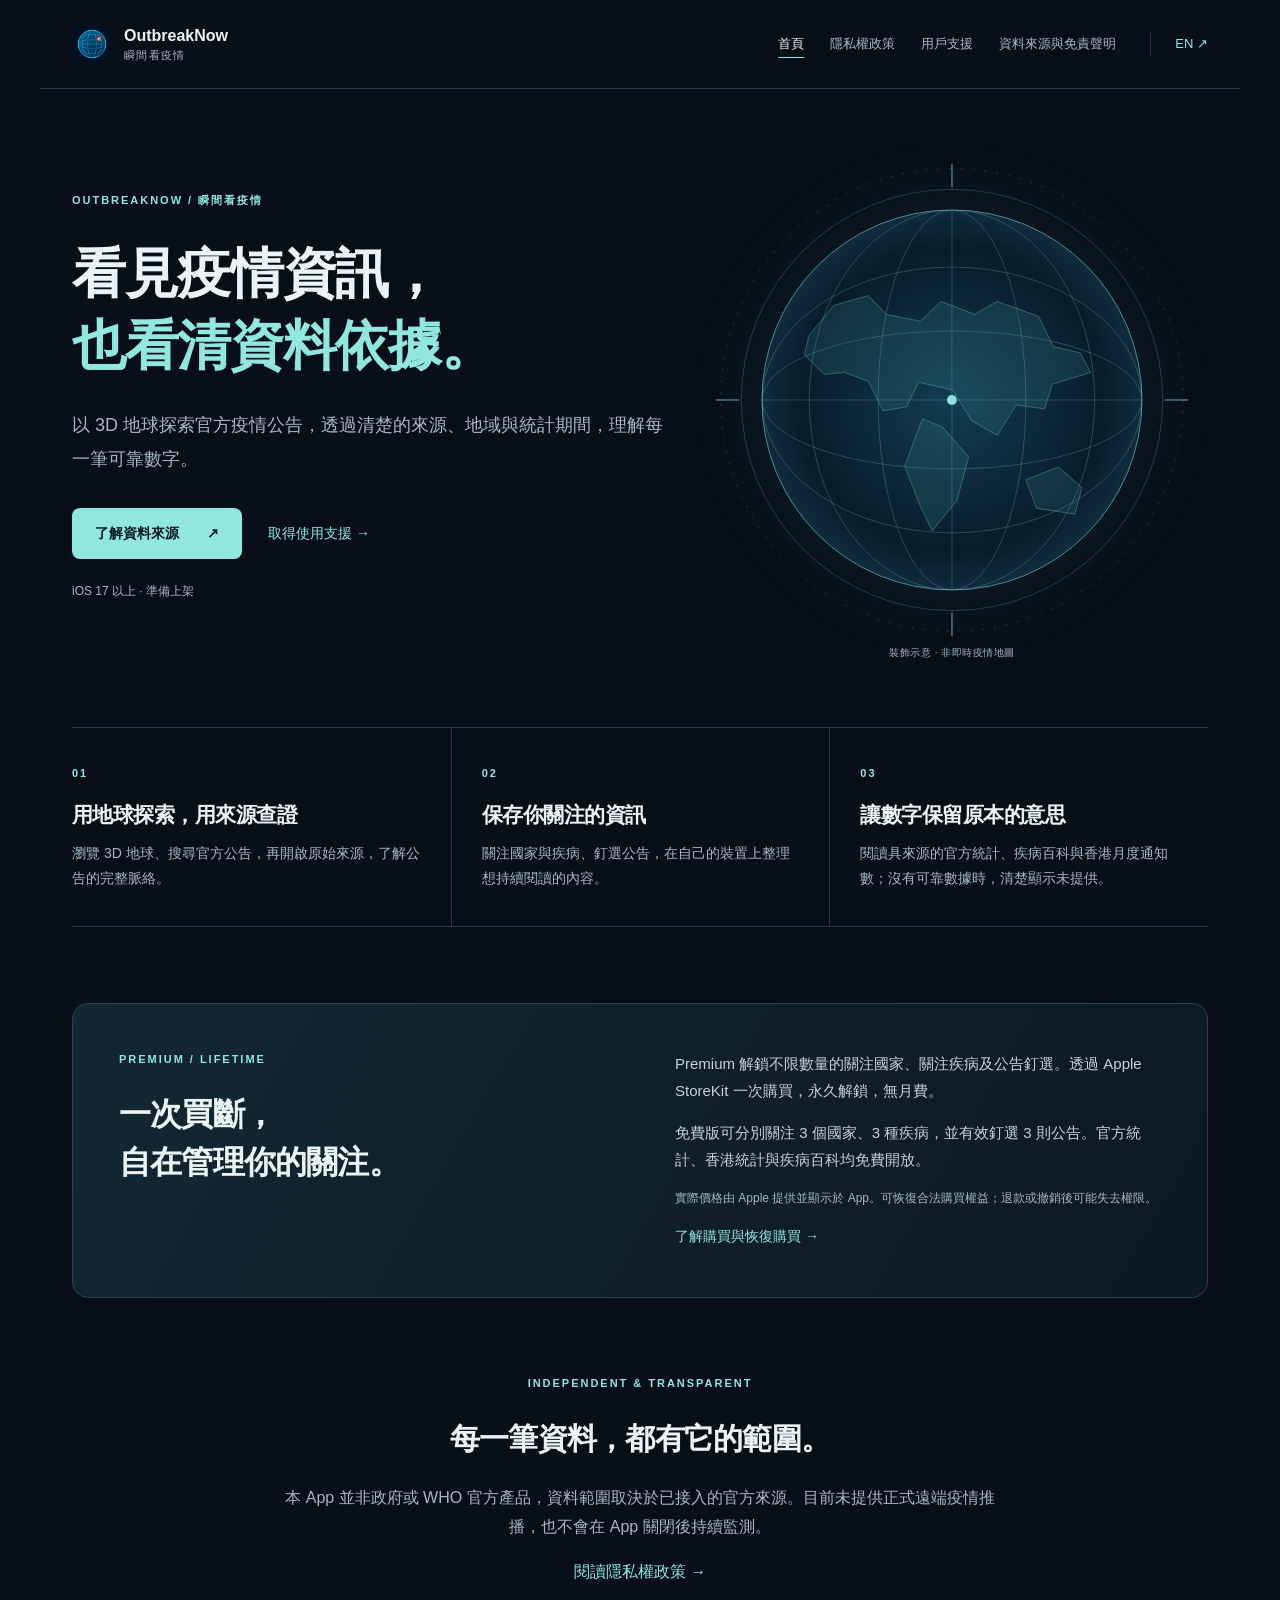
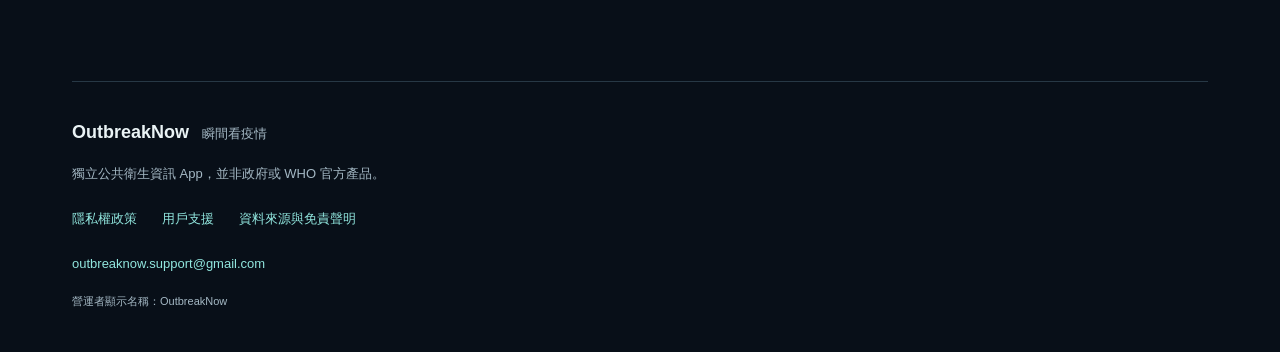
<file: index.html>
<!doctype html>
<html lang="zh-Hant"><head><meta charset="utf-8"><meta name="viewport" content="width=device-width,initial-scale=1"><meta name="color-scheme" content="dark"><meta name="description" content="瞬間看疫情：探索官方疫情公告、理解資料來源，查閱隱私權政策及使用支援。"><meta name="robots" content="noindex,nofollow"><meta name="referrer" content="no-referrer"><title>首頁 · 瞬間看疫情 OutbreakNow</title><link rel="stylesheet" href="assets/style.css"><link rel="icon" href="assets/app-icon.png"><link rel="alternate" hreflang="en" href="en/index.html"></head><body><a class="skip" href="#main">跳至主要內容</a><header class="site-header"><a class="brand" href="index.html"><img src="assets/app-icon.png" width="40" height="40" alt=""><span>OutbreakNow<small>瞬間看疫情</small></span></a><nav aria-label="主要導覽"><a href="index.html" aria-current="page">首頁</a><a href="privacy.html">隱私權政策</a><a href="support.html">用戶支援</a><a href="sources.html">資料來源與免責聲明</a></nav><a class="language" href="en/index.html" lang="en" aria-label="Switch to English">EN <span>↗</span></a></header><main id="main" tabindex="-1"><section class="hero"><div><div class="eyebrow">OUTBREAKNOW / 瞬間看疫情</div><h1>看見疫情資訊，<br><em>也看清資料依據。</em></h1><p class="lead">以 3D 地球探索官方疫情公告，透過清楚的來源、地域與統計期間，理解每一筆可靠數字。</p><div class="actions"><a class="button" href="sources.html">了解資料來源 <span>↗</span></a><a class="text-link" href="support.html">取得使用支援 →</a></div><p class="micro">iOS 17 以上 · 準備上架</p></div><figure class="globe"><svg viewBox="0 0 520 520" aria-hidden="true"><defs><radialGradient id="g"><stop stop-color="#123c50"/><stop offset=".8" stop-color="#081c2a"/><stop offset="1" stop-color="#102c3d"/></radialGradient><clipPath id="c"><circle cx="260" cy="260" r="193"/></clipPath></defs><circle cx="260" cy="260" r="235" fill="none" stroke="#21404c" stroke-dasharray="2 10"/><circle cx="260" cy="260" r="214" fill="none" stroke="#25404b"/><circle cx="260" cy="260" r="193" fill="url(#g)" stroke="#76d4d9" stroke-opacity=".6"/><g clip-path="url(#c)" fill="none" stroke="#78d0d2" stroke-opacity=".25"><ellipse cx="260" cy="260" rx="75" ry="193"/><ellipse cx="260" cy="260" rx="145" ry="193"/><ellipse cx="260" cy="260" rx="193" ry="70"/><ellipse cx="260" cy="260" rx="193" ry="135"/><path d="M67 260h386M260 67v386"/></g><path d="M115 194l25-30 35-10 18 19 35 7 21-20 34 13 23-13 42 15 15 31 27 6 11 20-39 12-8 25-29-4-19 31-26-15-19-31-35-8-12 25-24 4-15-30-24-9-21 2-20-20zM230 279l21 9 26 30-12 44-25 31-13-27-15-39zM335 341l33-13 24 21-7 27-39-6z" fill="#4c9fa5" fill-opacity=".16" stroke="#68bec4" stroke-opacity=".4"/><circle cx="260" cy="260" r="5" fill="#8be0dc"/><path d="M20 260h24m432 0h24M260 20v24m0 432v24" stroke="#77aeb4"/></svg><figcaption>裝飾示意 · 非即時疫情地圖</figcaption></figure></section><section class="features" aria-label="App 功能"><article><span class="eyebrow">01</span><h2>用地球探索，用來源查證</h2><p>瀏覽 3D 地球、搜尋官方公告，再開啟原始來源，了解公告的完整脈絡。</p></article><article><span class="eyebrow">02</span><h2>保存你關注的資訊</h2><p>關注國家與疾病、釘選公告，在自己的裝置上整理想持續閱讀的內容。</p></article><article><span class="eyebrow">03</span><h2>讓數字保留原本的意思</h2><p>閱讀具來源的官方統計、疾病百科與香港月度通知數；沒有可靠數據時，清楚顯示未提供。</p></article></section><section class="premium"><div><span class="eyebrow">PREMIUM / LIFETIME</span><h2>一次買斷，<br>自在管理你的關注。</h2></div><div><p>Premium 解鎖不限數量的關注國家、關注疾病及公告釘選。透過 Apple StoreKit 一次購買，永久解鎖，無月費。</p><p>免費版可分別關注 3 個國家、3 種疾病，並有效釘選 3 則公告。官方統計、香港統計與疾病百科均免費開放。</p><p class="micro">實際價格由 Apple 提供並顯示於 App。可恢復合法購買權益；退款或撤銷後可能失去權限。</p><a href="support.html">了解購買與恢復購買 →</a></div></section><section class="closing"><span class="eyebrow">INDEPENDENT & TRANSPARENT</span><h2>每一筆資料，都有它的範圍。</h2><p>本 App 並非政府或 WHO 官方產品，資料範圍取決於已接入的官方來源。目前未提供正式遠端疫情推播，也不會在 App 關閉後持續監測。</p><a href="privacy.html">閱讀隱私權政策 →</a></section></main><footer><div class="footer-brand">OutbreakNow <span>瞬間看疫情</span></div><p>獨立公共衛生資訊 App，並非政府或 WHO 官方產品。</p><div class="footer-links"><a href="privacy.html">隱私權政策</a><a href="support.html">用戶支援</a><a href="sources.html">資料來源與免責聲明</a></div><p class="support-email"><a href="mailto:outbreaknow.support@gmail.com">outbreaknow.support@gmail.com</a></p><small>營運者顯示名稱：OutbreakNow</small></footer></body></html>
</file>
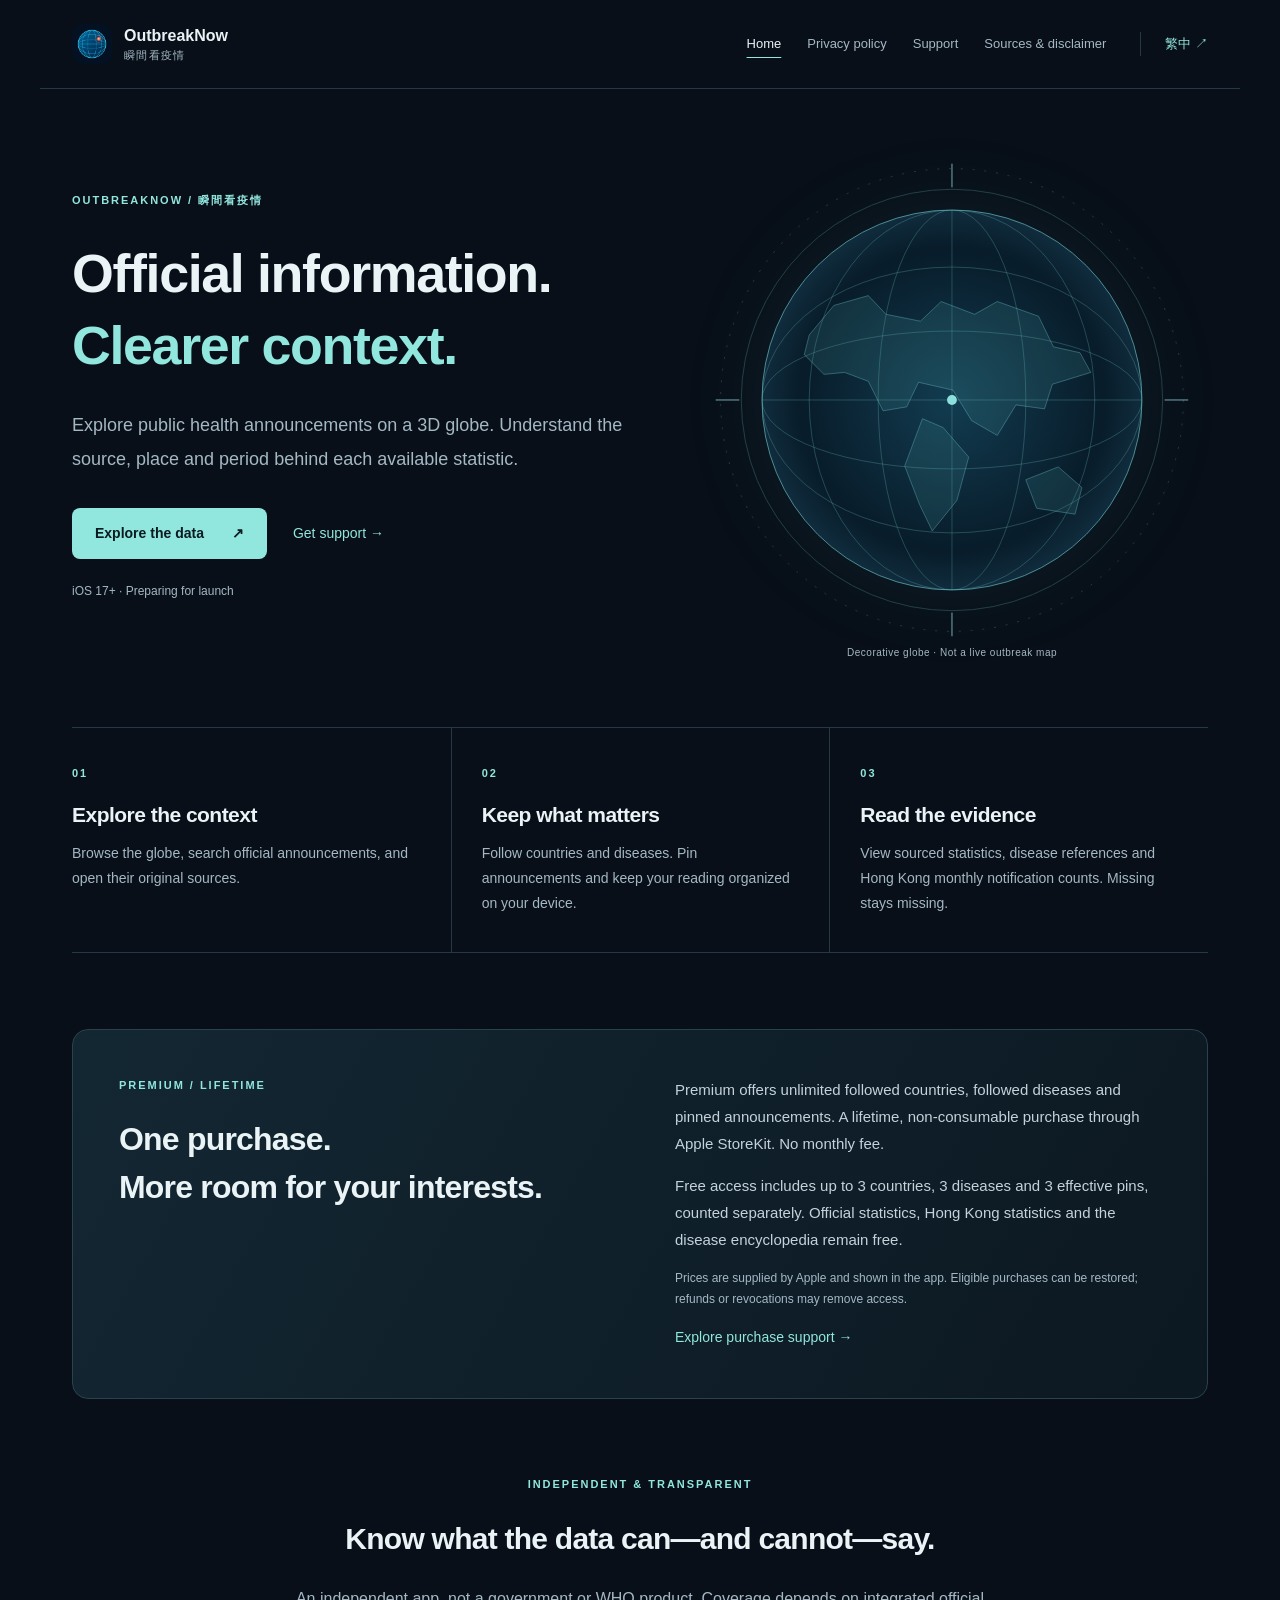
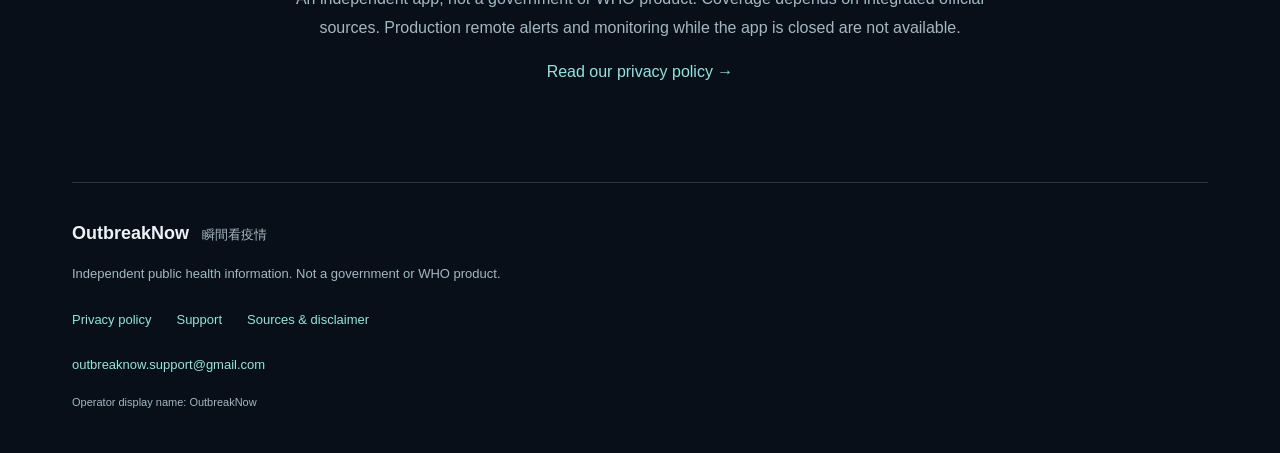
<file: en/index.html>
<!doctype html>
<html lang="en"><head><meta charset="utf-8"><meta name="viewport" content="width=device-width,initial-scale=1"><meta name="color-scheme" content="dark"><meta name="description" content="OutbreakNow: official public health information, clear sources, privacy and support."><meta name="robots" content="noindex,nofollow"><meta name="referrer" content="no-referrer"><title>Home · 瞬間看疫情 OutbreakNow</title><link rel="stylesheet" href="../assets/style.css"><link rel="icon" href="../assets/app-icon.png"><link rel="alternate" hreflang="zh-Hant" href="../index.html"></head><body><a class="skip" href="#main">Skip to content</a><header class="site-header"><a class="brand" href="index.html"><img src="../assets/app-icon.png" width="40" height="40" alt=""><span>OutbreakNow<small>瞬間看疫情</small></span></a><nav aria-label="Main navigation"><a href="index.html" aria-current="page">Home</a><a href="privacy.html">Privacy policy</a><a href="support.html">Support</a><a href="sources.html">Sources & disclaimer</a></nav><a class="language" href="../index.html" lang="zh-Hant" aria-label="切換至繁體中文">繁中 <span>↗</span></a></header><main id="main" tabindex="-1"><section class="hero"><div><div class="eyebrow">OUTBREAKNOW / 瞬間看疫情</div><h1>Official information.<br><em>Clearer context.</em></h1><p class="lead">Explore public health announcements on a 3D globe. Understand the source, place and period behind each available statistic.</p><div class="actions"><a class="button" href="sources.html">Explore the data <span>↗</span></a><a class="text-link" href="support.html">Get support →</a></div><p class="micro">iOS 17+ · Preparing for launch</p></div><figure class="globe"><svg viewBox="0 0 520 520" aria-hidden="true"><defs><radialGradient id="g"><stop stop-color="#123c50"/><stop offset=".8" stop-color="#081c2a"/><stop offset="1" stop-color="#102c3d"/></radialGradient><clipPath id="c"><circle cx="260" cy="260" r="193"/></clipPath></defs><circle cx="260" cy="260" r="235" fill="none" stroke="#21404c" stroke-dasharray="2 10"/><circle cx="260" cy="260" r="214" fill="none" stroke="#25404b"/><circle cx="260" cy="260" r="193" fill="url(#g)" stroke="#76d4d9" stroke-opacity=".6"/><g clip-path="url(#c)" fill="none" stroke="#78d0d2" stroke-opacity=".25"><ellipse cx="260" cy="260" rx="75" ry="193"/><ellipse cx="260" cy="260" rx="145" ry="193"/><ellipse cx="260" cy="260" rx="193" ry="70"/><ellipse cx="260" cy="260" rx="193" ry="135"/><path d="M67 260h386M260 67v386"/></g><path d="M115 194l25-30 35-10 18 19 35 7 21-20 34 13 23-13 42 15 15 31 27 6 11 20-39 12-8 25-29-4-19 31-26-15-19-31-35-8-12 25-24 4-15-30-24-9-21 2-20-20zM230 279l21 9 26 30-12 44-25 31-13-27-15-39zM335 341l33-13 24 21-7 27-39-6z" fill="#4c9fa5" fill-opacity=".16" stroke="#68bec4" stroke-opacity=".4"/><circle cx="260" cy="260" r="5" fill="#8be0dc"/><path d="M20 260h24m432 0h24M260 20v24m0 432v24" stroke="#77aeb4"/></svg><figcaption>Decorative globe · Not a live outbreak map</figcaption></figure></section><section class="features" aria-label="App features"><article><span class="eyebrow">01</span><h2>Explore the context</h2><p>Browse the globe, search official announcements, and open their original sources.</p></article><article><span class="eyebrow">02</span><h2>Keep what matters</h2><p>Follow countries and diseases. Pin announcements and keep your reading organized on your device.</p></article><article><span class="eyebrow">03</span><h2>Read the evidence</h2><p>View sourced statistics, disease references and Hong Kong monthly notification counts. Missing stays missing.</p></article></section><section class="premium"><div><span class="eyebrow">PREMIUM / LIFETIME</span><h2>One purchase.<br>More room for your interests.</h2></div><div><p>Premium offers unlimited followed countries, followed diseases and pinned announcements. A lifetime, non-consumable purchase through Apple StoreKit. No monthly fee.</p><p>Free access includes up to 3 countries, 3 diseases and 3 effective pins, counted separately. Official statistics, Hong Kong statistics and the disease encyclopedia remain free.</p><p class="micro">Prices are supplied by Apple and shown in the app. Eligible purchases can be restored; refunds or revocations may remove access.</p><a href="support.html">Explore purchase support →</a></div></section><section class="closing"><span class="eyebrow">INDEPENDENT & TRANSPARENT</span><h2>Know what the data can—and cannot—say.</h2><p>An independent app, not a government or WHO product. Coverage depends on integrated official sources. Production remote alerts and monitoring while the app is closed are not available.</p><a href="privacy.html">Read our privacy policy →</a></section></main><footer><div class="footer-brand">OutbreakNow <span>瞬間看疫情</span></div><p>Independent public health information. Not a government or WHO product.</p><div class="footer-links"><a href="privacy.html">Privacy policy</a><a href="support.html">Support</a><a href="sources.html">Sources & disclaimer</a></div><p class="support-email"><a href="mailto:outbreaknow.support@gmail.com">outbreaknow.support@gmail.com</a></p><small>Operator display name: OutbreakNow</small></footer></body></html>
</file>
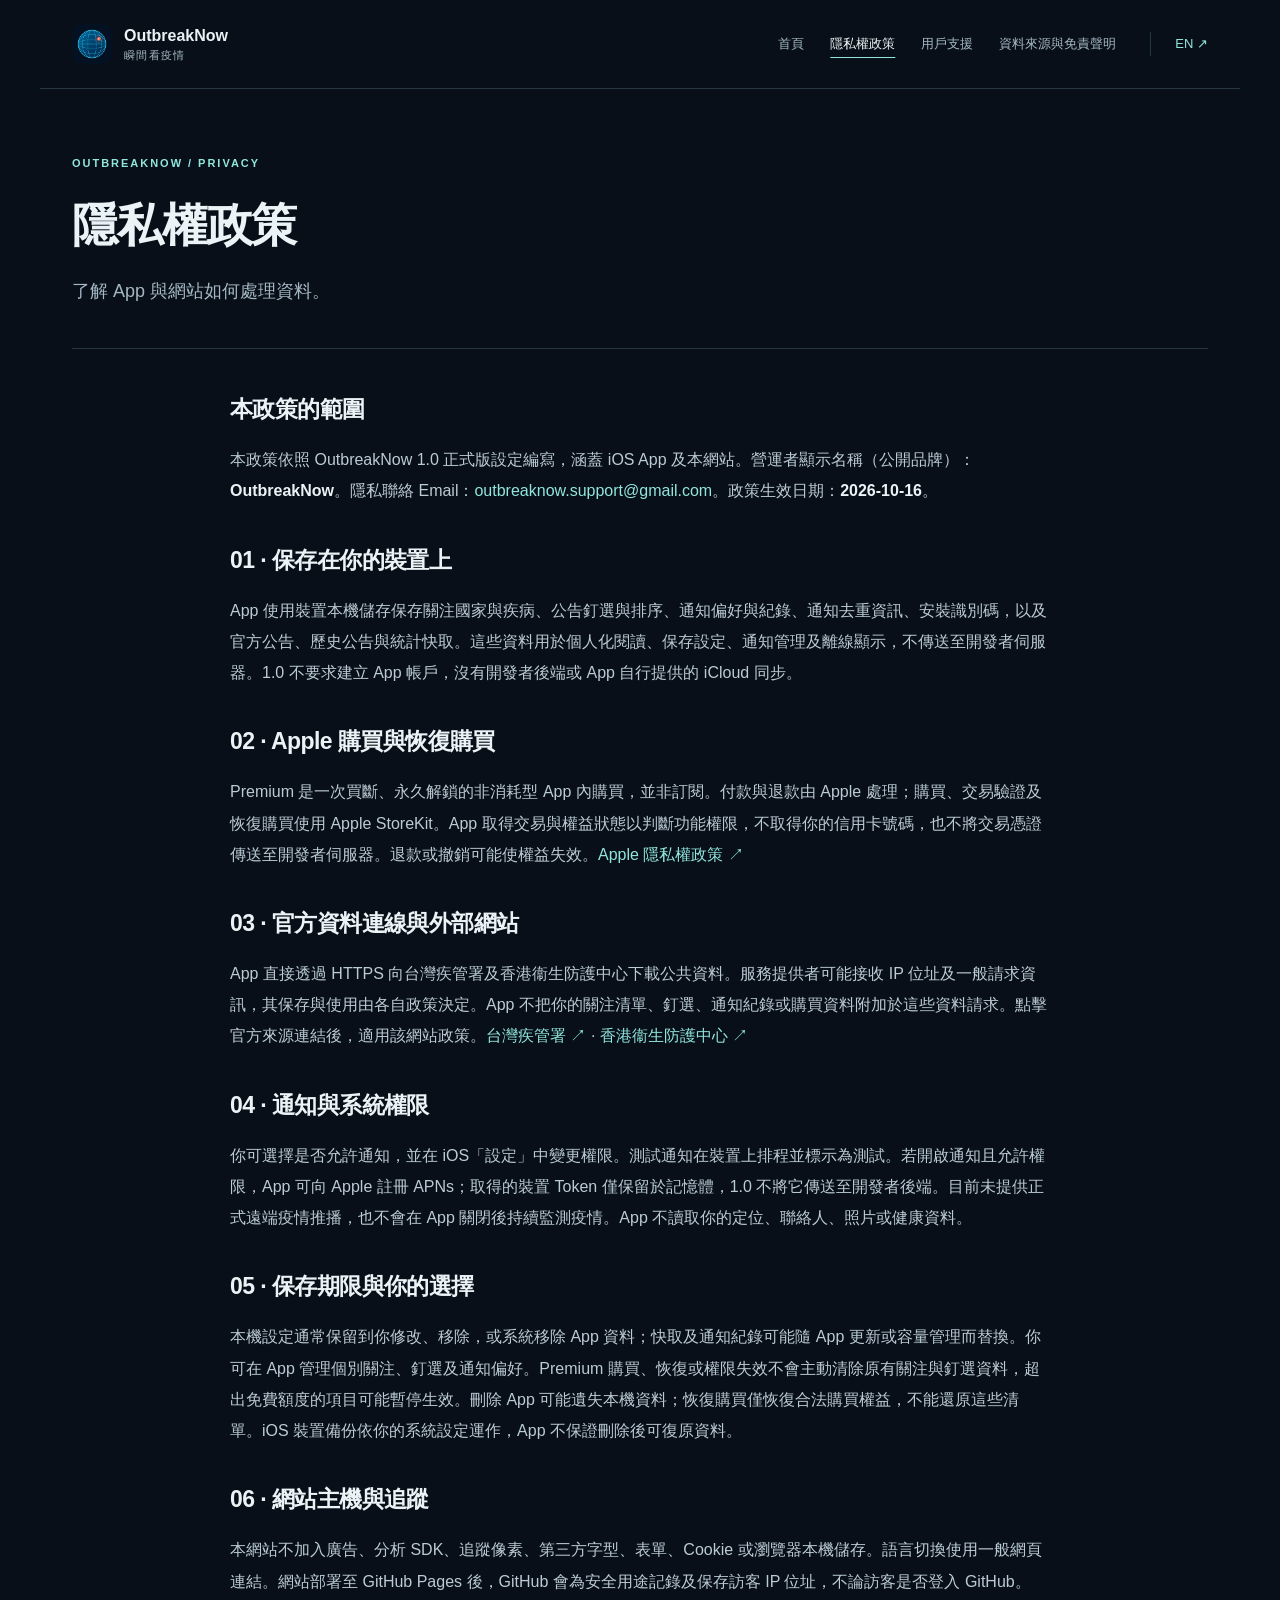
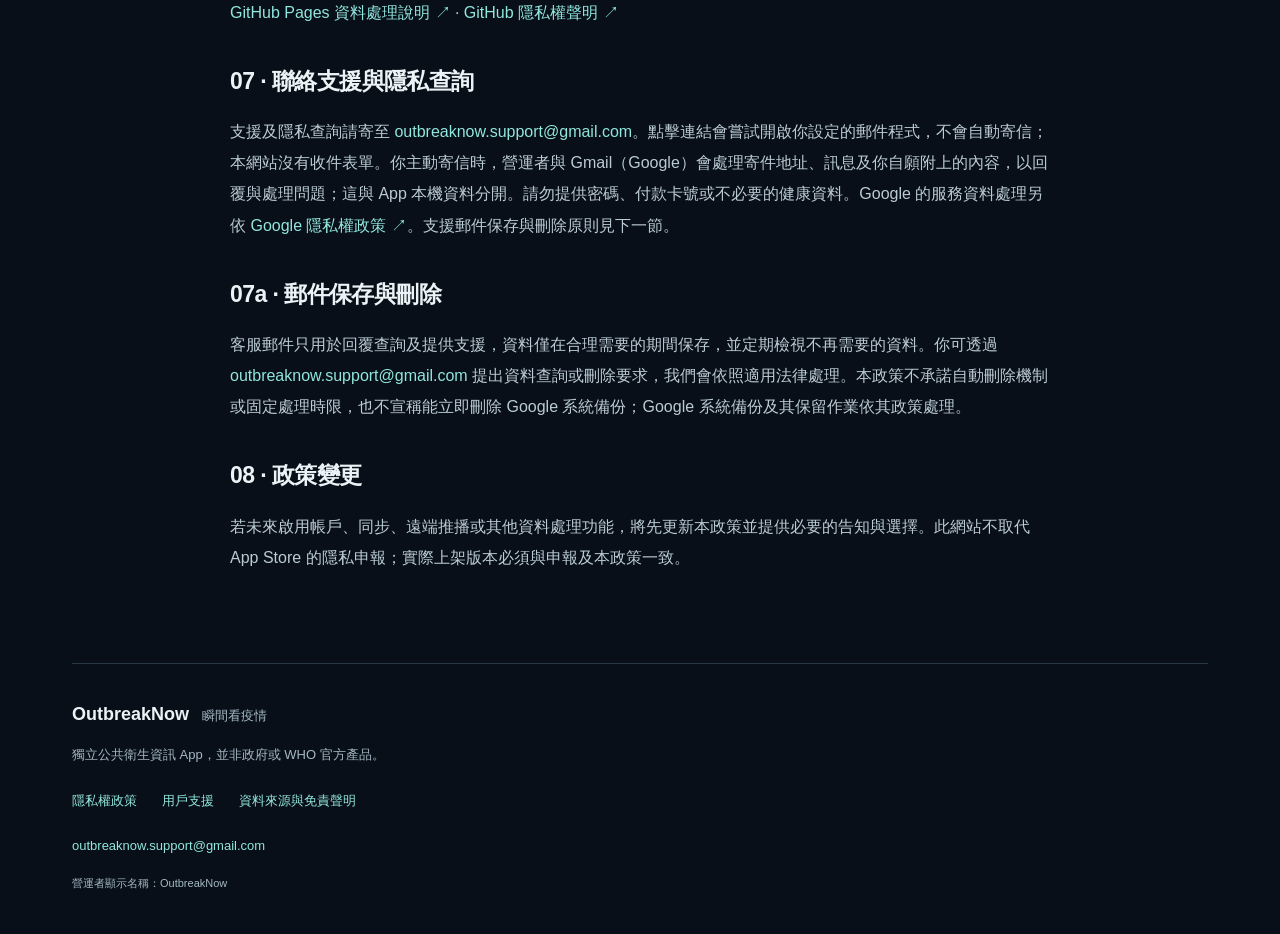
<file: privacy.html>
<!doctype html>
<html lang="zh-Hant"><head><meta charset="utf-8"><meta name="viewport" content="width=device-width,initial-scale=1"><meta name="color-scheme" content="dark"><meta name="description" content="瞬間看疫情：探索官方疫情公告、理解資料來源，查閱隱私權政策及使用支援。"><meta name="robots" content="noindex,nofollow"><meta name="referrer" content="no-referrer"><title>隱私權政策 · 瞬間看疫情 OutbreakNow</title><link rel="stylesheet" href="assets/style.css"><link rel="icon" href="assets/app-icon.png"><link rel="alternate" hreflang="en" href="en/privacy.html"></head><body><a class="skip" href="#main">跳至主要內容</a><header class="site-header"><a class="brand" href="index.html"><img src="assets/app-icon.png" width="40" height="40" alt=""><span>OutbreakNow<small>瞬間看疫情</small></span></a><nav aria-label="主要導覽"><a href="index.html">首頁</a><a href="privacy.html" aria-current="page">隱私權政策</a><a href="support.html">用戶支援</a><a href="sources.html">資料來源與免責聲明</a></nav><a class="language" href="en/privacy.html" lang="en" aria-label="Switch to English">EN <span>↗</span></a></header><main id="main" tabindex="-1"><header class="page-heading"><span class="eyebrow">OUTBREAKNOW / PRIVACY</span><h1>隱私權政策</h1><p class="lead">了解 App 與網站如何處理資料。</p></header><div class="document"><section class="prose-section"><h2>本政策的範圍</h2><p>本政策依照 OutbreakNow 1.0 正式版設定編寫，涵蓋 iOS App 及本網站。營運者顯示名稱（公開品牌）：<strong>OutbreakNow</strong>。隱私聯絡 Email：<a href="mailto:outbreaknow.support@gmail.com">outbreaknow.support@gmail.com</a>。政策生效日期：<strong>2026-10-16</strong>。</p></section><section class="prose-section"><h2>01 · 保存在你的裝置上</h2><p>App 使用裝置本機儲存保存關注國家與疾病、公告釘選與排序、通知偏好與紀錄、通知去重資訊、安裝識別碼，以及官方公告、歷史公告與統計快取。這些資料用於個人化閱讀、保存設定、通知管理及離線顯示，不傳送至開發者伺服器。1.0 不要求建立 App 帳戶，沒有開發者後端或 App 自行提供的 iCloud 同步。</p></section><section class="prose-section"><h2>02 · Apple 購買與恢復購買</h2><p>Premium 是一次買斷、永久解鎖的非消耗型 App 內購買，並非訂閱。付款與退款由 Apple 處理；購買、交易驗證及恢復購買使用 Apple StoreKit。App 取得交易與權益狀態以判斷功能權限，不取得你的信用卡號碼，也不將交易憑證傳送至開發者伺服器。退款或撤銷可能使權益失效。<a href="https://www.apple.com/legal/privacy/">Apple 隱私權政策 ↗</a></p></section><section class="prose-section"><h2>03 · 官方資料連線與外部網站</h2><p>App 直接透過 HTTPS 向台灣疾管署及香港衞生防護中心下載公共資料。服務提供者可能接收 IP 位址及一般請求資訊，其保存與使用由各自政策決定。App 不把你的關注清單、釘選、通知紀錄或購買資料附加於這些資料請求。點擊官方來源連結後，適用該網站政策。<a href="https://www.cdc.gov.tw/">台灣疾管署 ↗</a> · <a href="https://www.chp.gov.hk/">香港衞生防護中心 ↗</a></p></section><section class="prose-section"><h2>04 · 通知與系統權限</h2><p>你可選擇是否允許通知，並在 iOS「設定」中變更權限。測試通知在裝置上排程並標示為測試。若開啟通知且允許權限，App 可向 Apple 註冊 APNs；取得的裝置 Token 僅保留於記憶體，1.0 不將它傳送至開發者後端。目前未提供正式遠端疫情推播，也不會在 App 關閉後持續監測疫情。App 不讀取你的定位、聯絡人、照片或健康資料。</p></section><section class="prose-section"><h2>05 · 保存期限與你的選擇</h2><p>本機設定通常保留到你修改、移除，或系統移除 App 資料；快取及通知紀錄可能隨 App 更新或容量管理而替換。你可在 App 管理個別關注、釘選及通知偏好。Premium 購買、恢復或權限失效不會主動清除原有關注與釘選資料，超出免費額度的項目可能暫停生效。刪除 App 可能遺失本機資料；恢復購買僅恢復合法購買權益，不能還原這些清單。iOS 裝置備份依你的系統設定運作，App 不保證刪除後可復原資料。</p></section><section class="prose-section"><h2>06 · 網站主機與追蹤</h2><p>本網站不加入廣告、分析 SDK、追蹤像素、第三方字型、表單、Cookie 或瀏覽器本機儲存。語言切換使用一般網頁連結。網站部署至 GitHub Pages 後，GitHub 會為安全用途記錄及保存訪客 IP 位址，不論訪客是否登入 GitHub。<a href="https://docs.github.com/en/pages/getting-started-with-github-pages/what-is-github-pages#data-collection">GitHub Pages 資料處理說明 ↗</a> · <a href="https://docs.github.com/en/site-policy/privacy-policies/github-general-privacy-statement">GitHub 隱私權聲明 ↗</a></p></section><section class="prose-section"><h2>07 · 聯絡支援與隱私查詢</h2><p>支援及隱私查詢請寄至 <a href="mailto:outbreaknow.support@gmail.com">outbreaknow.support@gmail.com</a>。點擊連結會嘗試開啟你設定的郵件程式，不會自動寄信；本網站沒有收件表單。你主動寄信時，營運者與 Gmail（Google）會處理寄件地址、訊息及你自願附上的內容，以回覆與處理問題；這與 App 本機資料分開。請勿提供密碼、付款卡號或不必要的健康資料。Google 的服務資料處理另依 <a href="https://policies.google.com/privacy">Google 隱私權政策 ↗</a>。支援郵件保存與刪除原則見下一節。</p></section><section class="prose-section"><h2>07a · 郵件保存與刪除</h2><p>客服郵件只用於回覆查詢及提供支援，資料僅在合理需要的期間保存，並定期檢視不再需要的資料。你可透過 <a href="mailto:outbreaknow.support@gmail.com">outbreaknow.support@gmail.com</a> 提出資料查詢或刪除要求，我們會依照適用法律處理。本政策不承諾自動刪除機制或固定處理時限，也不宣稱能立即刪除 Google 系統備份；Google 系統備份及其保留作業依其政策處理。</p></section><section class="prose-section"><h2>08 · 政策變更</h2><p>若未來啟用帳戶、同步、遠端推播或其他資料處理功能，將先更新本政策並提供必要的告知與選擇。此網站不取代 App Store 的隱私申報；實際上架版本必須與申報及本政策一致。</p></section></div></main><footer><div class="footer-brand">OutbreakNow <span>瞬間看疫情</span></div><p>獨立公共衛生資訊 App，並非政府或 WHO 官方產品。</p><div class="footer-links"><a href="privacy.html">隱私權政策</a><a href="support.html">用戶支援</a><a href="sources.html">資料來源與免責聲明</a></div><p class="support-email"><a href="mailto:outbreaknow.support@gmail.com">outbreaknow.support@gmail.com</a></p><small>營運者顯示名稱：OutbreakNow</small></footer></body></html>
</file>
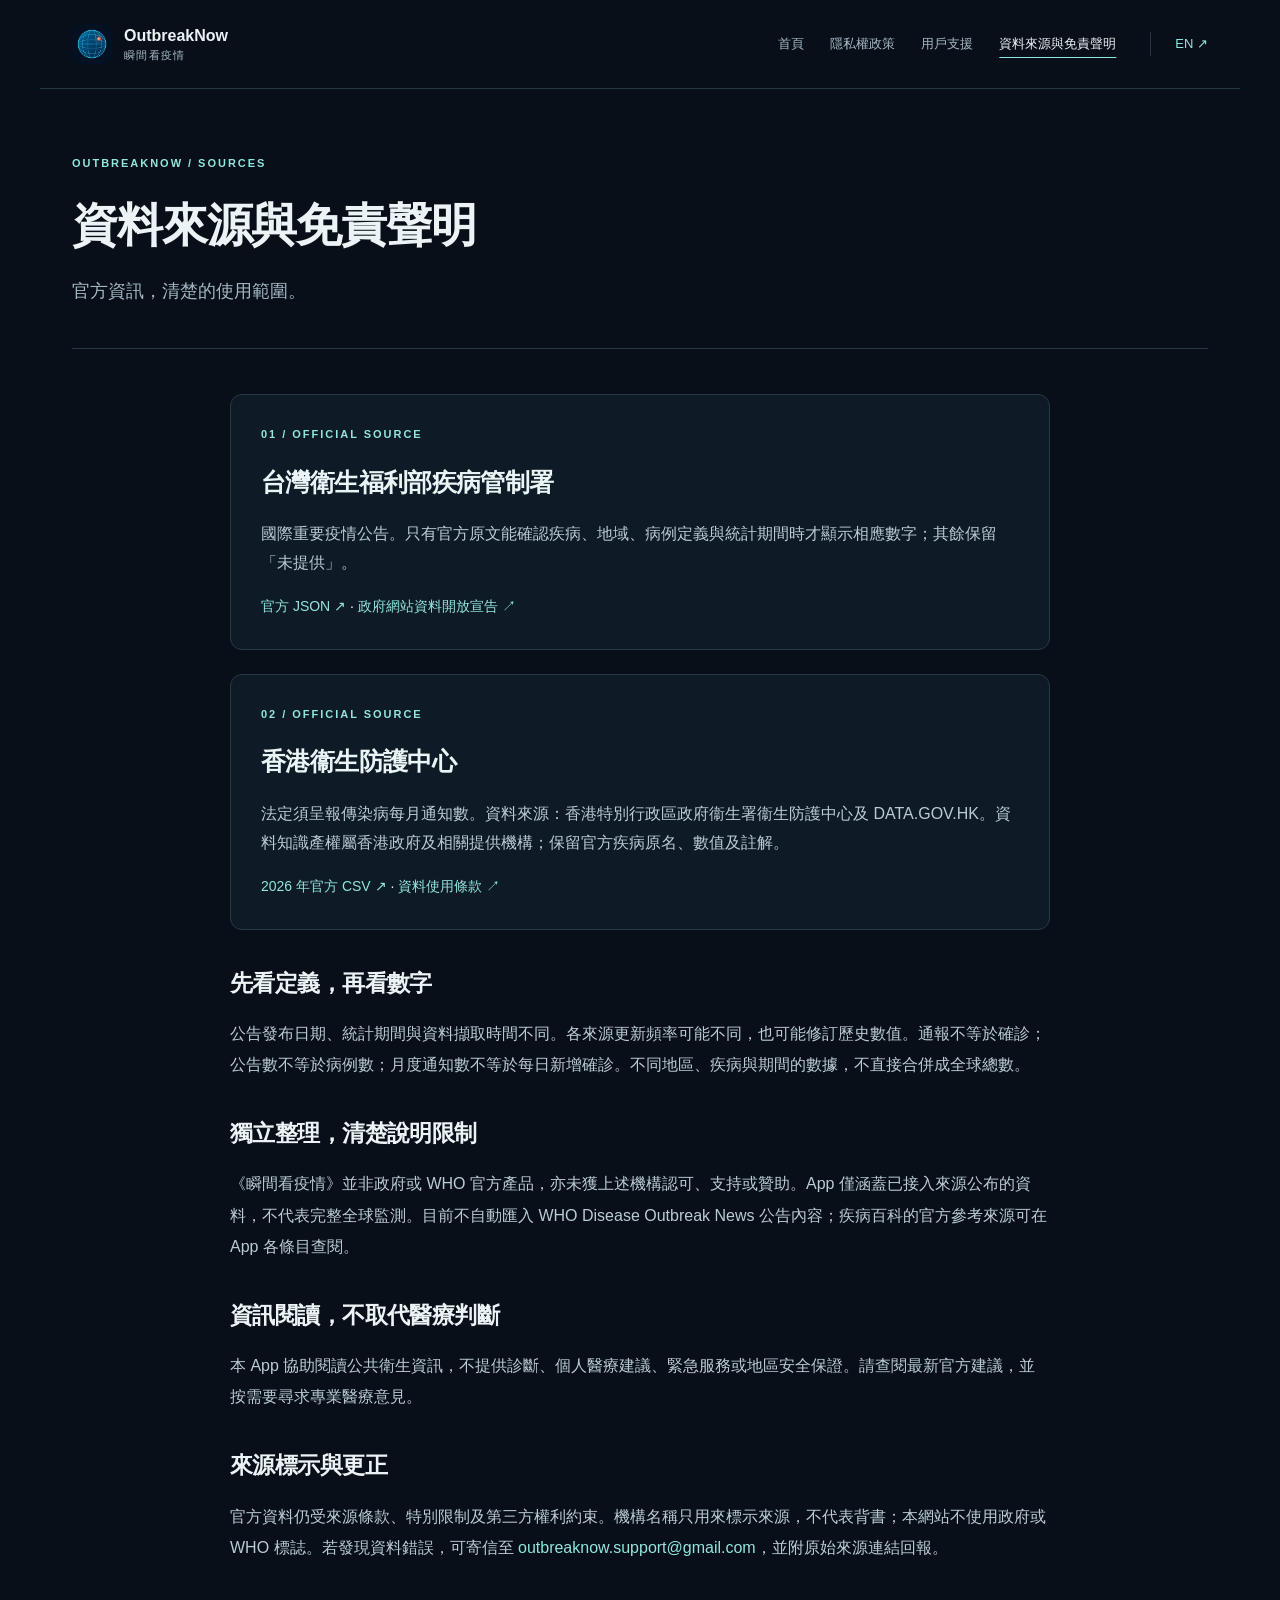
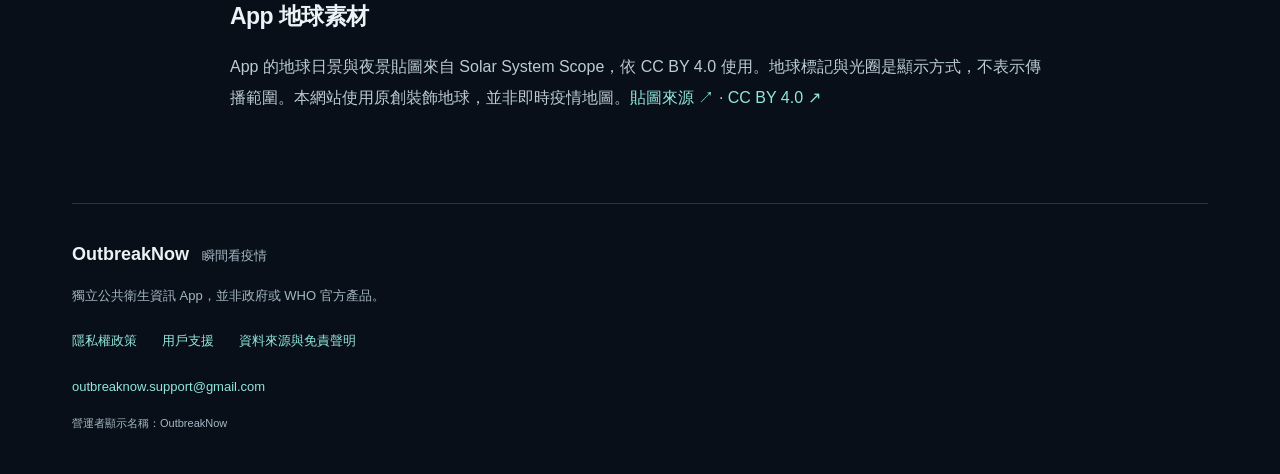
<file: sources.html>
<!doctype html>
<html lang="zh-Hant"><head><meta charset="utf-8"><meta name="viewport" content="width=device-width,initial-scale=1"><meta name="color-scheme" content="dark"><meta name="description" content="瞬間看疫情：探索官方疫情公告、理解資料來源，查閱隱私權政策及使用支援。"><meta name="robots" content="noindex,nofollow"><meta name="referrer" content="no-referrer"><title>資料來源與免責聲明 · 瞬間看疫情 OutbreakNow</title><link rel="stylesheet" href="assets/style.css"><link rel="icon" href="assets/app-icon.png"><link rel="alternate" hreflang="en" href="en/sources.html"></head><body><a class="skip" href="#main">跳至主要內容</a><header class="site-header"><a class="brand" href="index.html"><img src="assets/app-icon.png" width="40" height="40" alt=""><span>OutbreakNow<small>瞬間看疫情</small></span></a><nav aria-label="主要導覽"><a href="index.html">首頁</a><a href="privacy.html">隱私權政策</a><a href="support.html">用戶支援</a><a href="sources.html" aria-current="page">資料來源與免責聲明</a></nav><a class="language" href="en/sources.html" lang="en" aria-label="Switch to English">EN <span>↗</span></a></header><main id="main" tabindex="-1"><header class="page-heading"><span class="eyebrow">OUTBREAKNOW / SOURCES</span><h1>資料來源與免責聲明</h1><p class="lead">官方資訊，清楚的使用範圍。</p></header><div class="document"><div class="source-list"><article><span class="eyebrow">01 / OFFICIAL SOURCE</span><h2>台灣衛生福利部疾病管制署</h2><p>國際重要疫情公告。只有官方原文能確認疾病、地域、病例定義與統計期間時才顯示相應數字；其餘保留「未提供」。</p><div class="source-links"><a href="https://www.cdc.gov.tw/TravelEpidemic/ExportJSON">官方 JSON ↗</a> · <a href="https://www.cdc.gov.tw/Category/FPage/TxkBIR9agw_IBRRmvn9TcQ">政府網站資料開放宣告 ↗</a></div></article><article><span class="eyebrow">02 / OFFICIAL SOURCE</span><h2>香港衞生防護中心</h2><p>法定須呈報傳染病每月通知數。資料來源：香港特別行政區政府衞生署衞生防護中心及 DATA.GOV.HK。資料知識產權屬香港政府及相關提供機構；保留官方疾病原名、數值及註解。</p><div class="source-links"><a href="https://www.chp.gov.hk/files/misc/nid2026en.csv">2026 年官方 CSV ↗</a> · <a href="https://data.gov.hk/en/terms-and-conditions">資料使用條款 ↗</a></div></article></div><section class="prose-section"><h2>先看定義，再看數字</h2><p>公告發布日期、統計期間與資料擷取時間不同。各來源更新頻率可能不同，也可能修訂歷史數值。通報不等於確診；公告數不等於病例數；月度通知數不等於每日新增確診。不同地區、疾病與期間的數據，不直接合併成全球總數。</p></section><section class="prose-section"><h2>獨立整理，清楚說明限制</h2><p>《瞬間看疫情》並非政府或 WHO 官方產品，亦未獲上述機構認可、支持或贊助。App 僅涵蓋已接入來源公布的資料，不代表完整全球監測。目前不自動匯入 WHO Disease Outbreak News 公告內容；疾病百科的官方參考來源可在 App 各條目查閱。</p></section><section class="prose-section"><h2>資訊閱讀，不取代醫療判斷</h2><p>本 App 協助閱讀公共衛生資訊，不提供診斷、個人醫療建議、緊急服務或地區安全保證。請查閱最新官方建議，並按需要尋求專業醫療意見。</p></section><section class="prose-section"><h2>來源標示與更正</h2><p>官方資料仍受來源條款、特別限制及第三方權利約束。機構名稱只用來標示來源，不代表背書；本網站不使用政府或 WHO 標誌。若發現資料錯誤，可寄信至 <a href="mailto:outbreaknow.support@gmail.com">outbreaknow.support@gmail.com</a>，並附原始來源連結回報。</p></section><section class="prose-section"><h2>App 地球素材</h2><p>App 的地球日景與夜景貼圖來自 Solar System Scope，依 CC BY 4.0 使用。地球標記與光圈是顯示方式，不表示傳播範圍。本網站使用原創裝飾地球，並非即時疫情地圖。<a href="https://www.solarsystemscope.com/textures/">貼圖來源 ↗</a> · <a href="https://creativecommons.org/licenses/by/4.0/">CC BY 4.0 ↗</a></p></section></div></main><footer><div class="footer-brand">OutbreakNow <span>瞬間看疫情</span></div><p>獨立公共衛生資訊 App，並非政府或 WHO 官方產品。</p><div class="footer-links"><a href="privacy.html">隱私權政策</a><a href="support.html">用戶支援</a><a href="sources.html">資料來源與免責聲明</a></div><p class="support-email"><a href="mailto:outbreaknow.support@gmail.com">outbreaknow.support@gmail.com</a></p><small>營運者顯示名稱：OutbreakNow</small></footer></body></html>
</file>
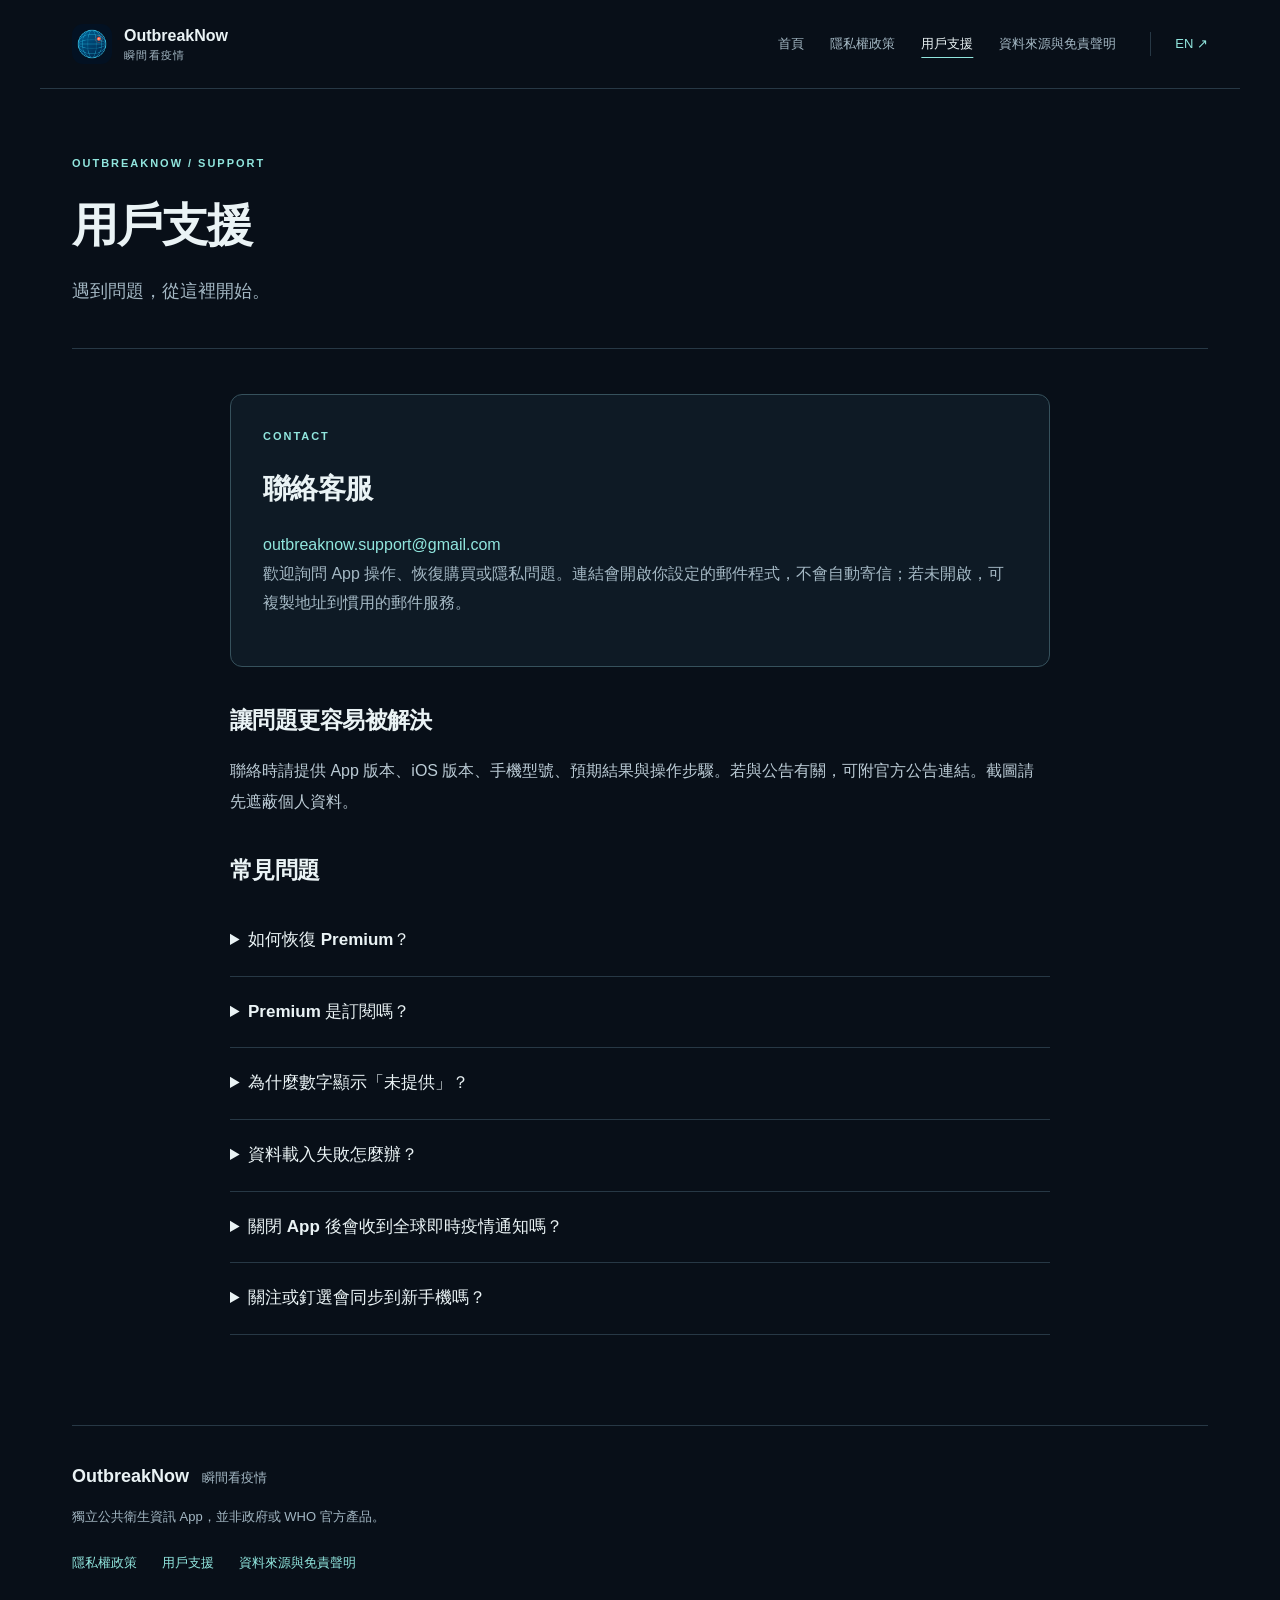
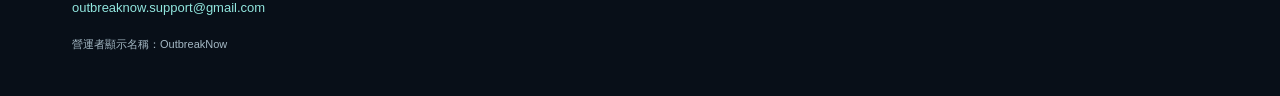
<file: support.html>
<!doctype html>
<html lang="zh-Hant"><head><meta charset="utf-8"><meta name="viewport" content="width=device-width,initial-scale=1"><meta name="color-scheme" content="dark"><meta name="description" content="瞬間看疫情：探索官方疫情公告、理解資料來源，查閱隱私權政策及使用支援。"><meta name="robots" content="noindex,nofollow"><meta name="referrer" content="no-referrer"><title>用戶支援 · 瞬間看疫情 OutbreakNow</title><link rel="stylesheet" href="assets/style.css"><link rel="icon" href="assets/app-icon.png"><link rel="alternate" hreflang="en" href="en/support.html"></head><body><a class="skip" href="#main">跳至主要內容</a><header class="site-header"><a class="brand" href="index.html"><img src="assets/app-icon.png" width="40" height="40" alt=""><span>OutbreakNow<small>瞬間看疫情</small></span></a><nav aria-label="主要導覽"><a href="index.html">首頁</a><a href="privacy.html">隱私權政策</a><a href="support.html" aria-current="page">用戶支援</a><a href="sources.html">資料來源與免責聲明</a></nav><a class="language" href="en/support.html" lang="en" aria-label="Switch to English">EN <span>↗</span></a></header><main id="main" tabindex="-1"><header class="page-heading"><span class="eyebrow">OUTBREAKNOW / SUPPORT</span><h1>用戶支援</h1><p class="lead">遇到問題，從這裡開始。</p></header><div class="document"><section class="contact"><span class="eyebrow">CONTACT</span><h2>聯絡客服</h2><p><a href="mailto:outbreaknow.support@gmail.com">outbreaknow.support@gmail.com</a><br>歡迎詢問 App 操作、恢復購買或隱私問題。連結會開啟你設定的郵件程式，不會自動寄信；若未開啟，可複製地址到慣用的郵件服務。</p></section><section class="prose-section"><h2>讓問題更容易被解決</h2><p>聯絡時請提供 App 版本、iOS 版本、手機型號、預期結果與操作步驟。若與公告有關，可附官方公告連結。截圖請先遮蔽個人資料。</p></section><section class="prose-section"><h2>常見問題</h2><details><summary>如何恢復 Premium？</summary><p>在 App 的 Premium 頁面選擇「恢復購買」，使用原本購買的 Apple 帳戶，並保持網路連線。恢復成功會解鎖合法權益，但不會還原關注、釘選或通知設定。不要為排查問題而先刪除 App。</p></details><details><summary>Premium 是訂閱嗎？</summary><p>不是。Premium 為非消耗型一次買斷，無月費。實際價格由 Apple 商店資訊提供，以 App 購買頁及 Apple 確認畫面為準。現有功能是不限數量的關注國家、關注疾病及公告釘選；未完成的遠端推播或地球主題不列為已提供功能。</p></details><details><summary>為什麼數字顯示「未提供」？</summary><p>官方可能沒有公布該指標，或無法安全確認疾病、地域、病例定義及統計期間。未提供不代表零；香港月度通知數也不是今日新增確診。</p></details><details><summary>資料載入失敗怎麼辦？</summary><p>確認網路連線後重試，並查看 App 顯示的資料更新時間。若顯示快取，資料可能不是最新；可開啟官方來源核對。請保留 App 資料，不必解除安裝。</p></details><details><summary>關閉 App 後會收到全球即時疫情通知嗎？</summary><p>目前沒有正式遠端疫情推播或 App 關閉後的持續監測。本機測試通知只用來確認通知設定，不代表真實疫情警報。</p></details><details><summary>關注或釘選會同步到新手機嗎？</summary><p>1.0 沒有 App 自行提供的 iCloud 或後端同步。購買權益與本機清單是不同資料，恢復購買不會復原清單。系統備份行為依你的 iOS 設定而定。</p></details></section></div></main><footer><div class="footer-brand">OutbreakNow <span>瞬間看疫情</span></div><p>獨立公共衛生資訊 App，並非政府或 WHO 官方產品。</p><div class="footer-links"><a href="privacy.html">隱私權政策</a><a href="support.html">用戶支援</a><a href="sources.html">資料來源與免責聲明</a></div><p class="support-email"><a href="mailto:outbreaknow.support@gmail.com">outbreaknow.support@gmail.com</a></p><small>營運者顯示名稱：OutbreakNow</small></footer></body></html>
</file>
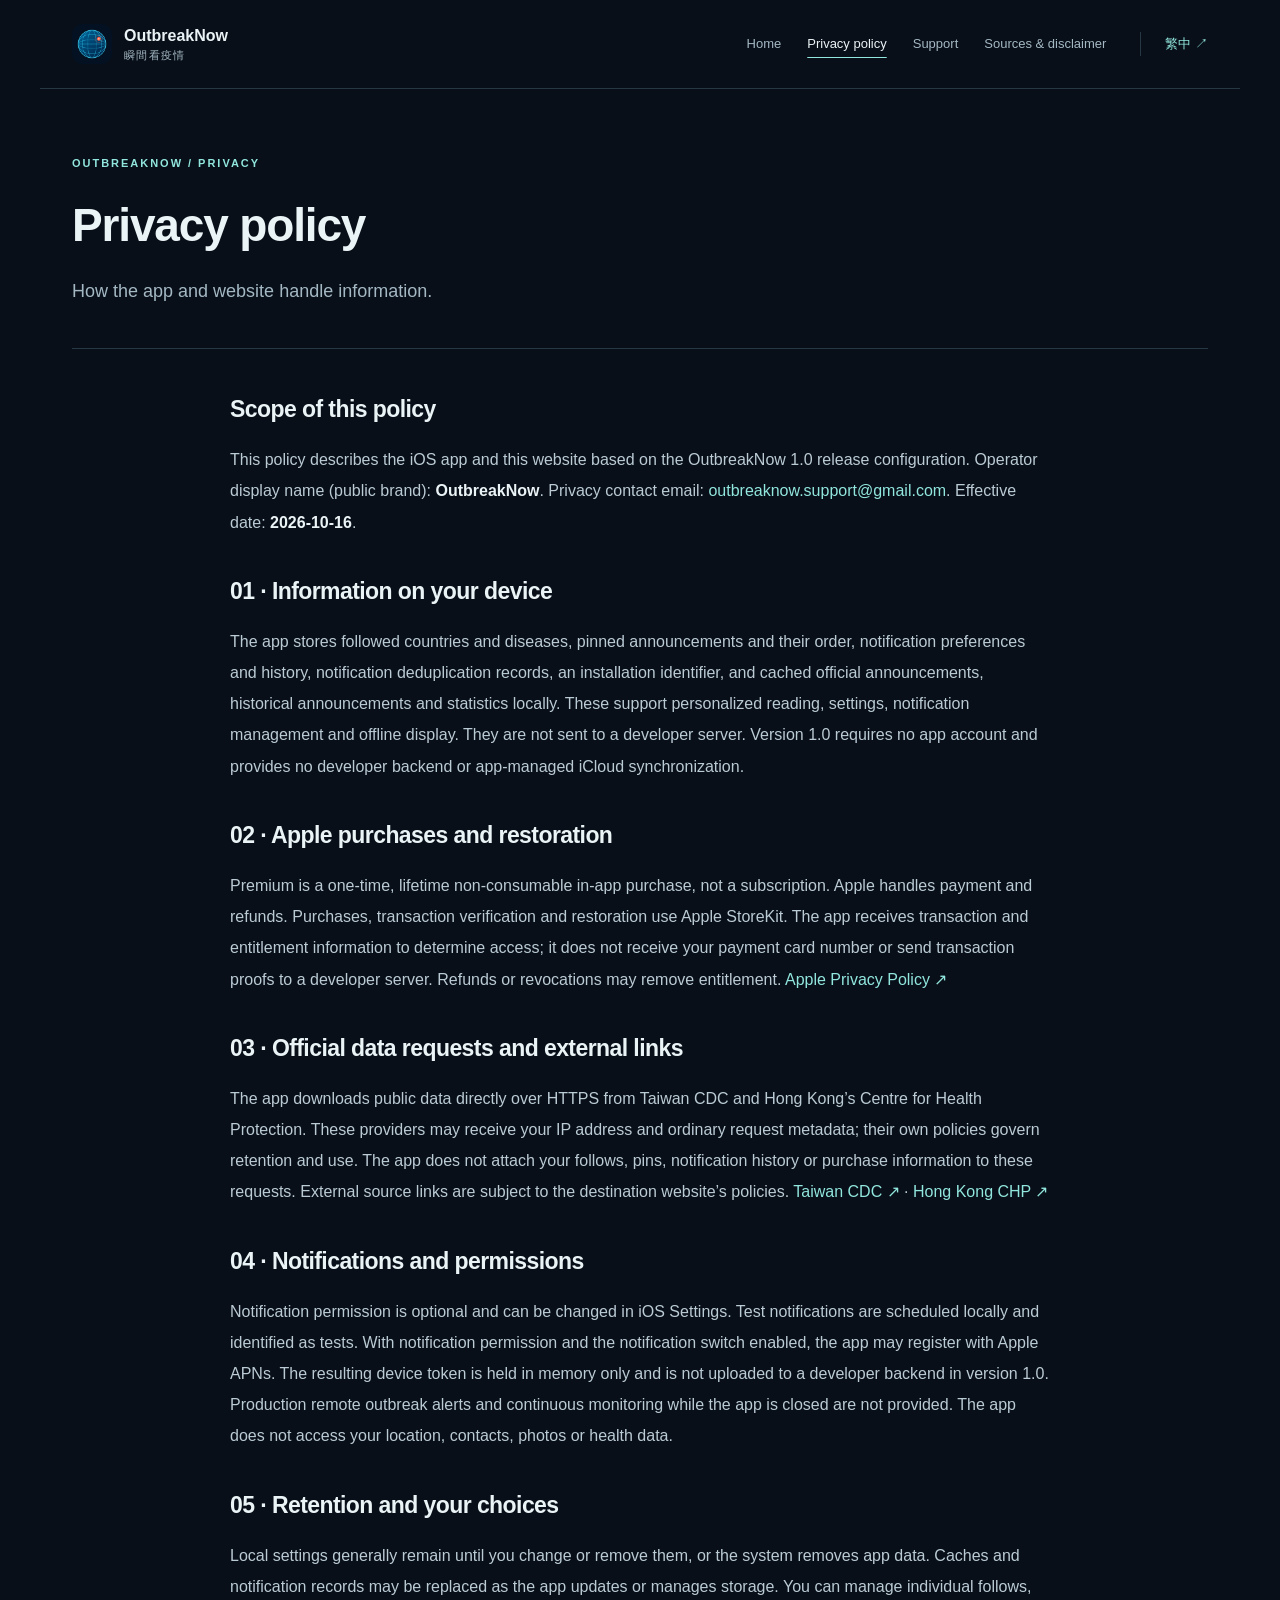
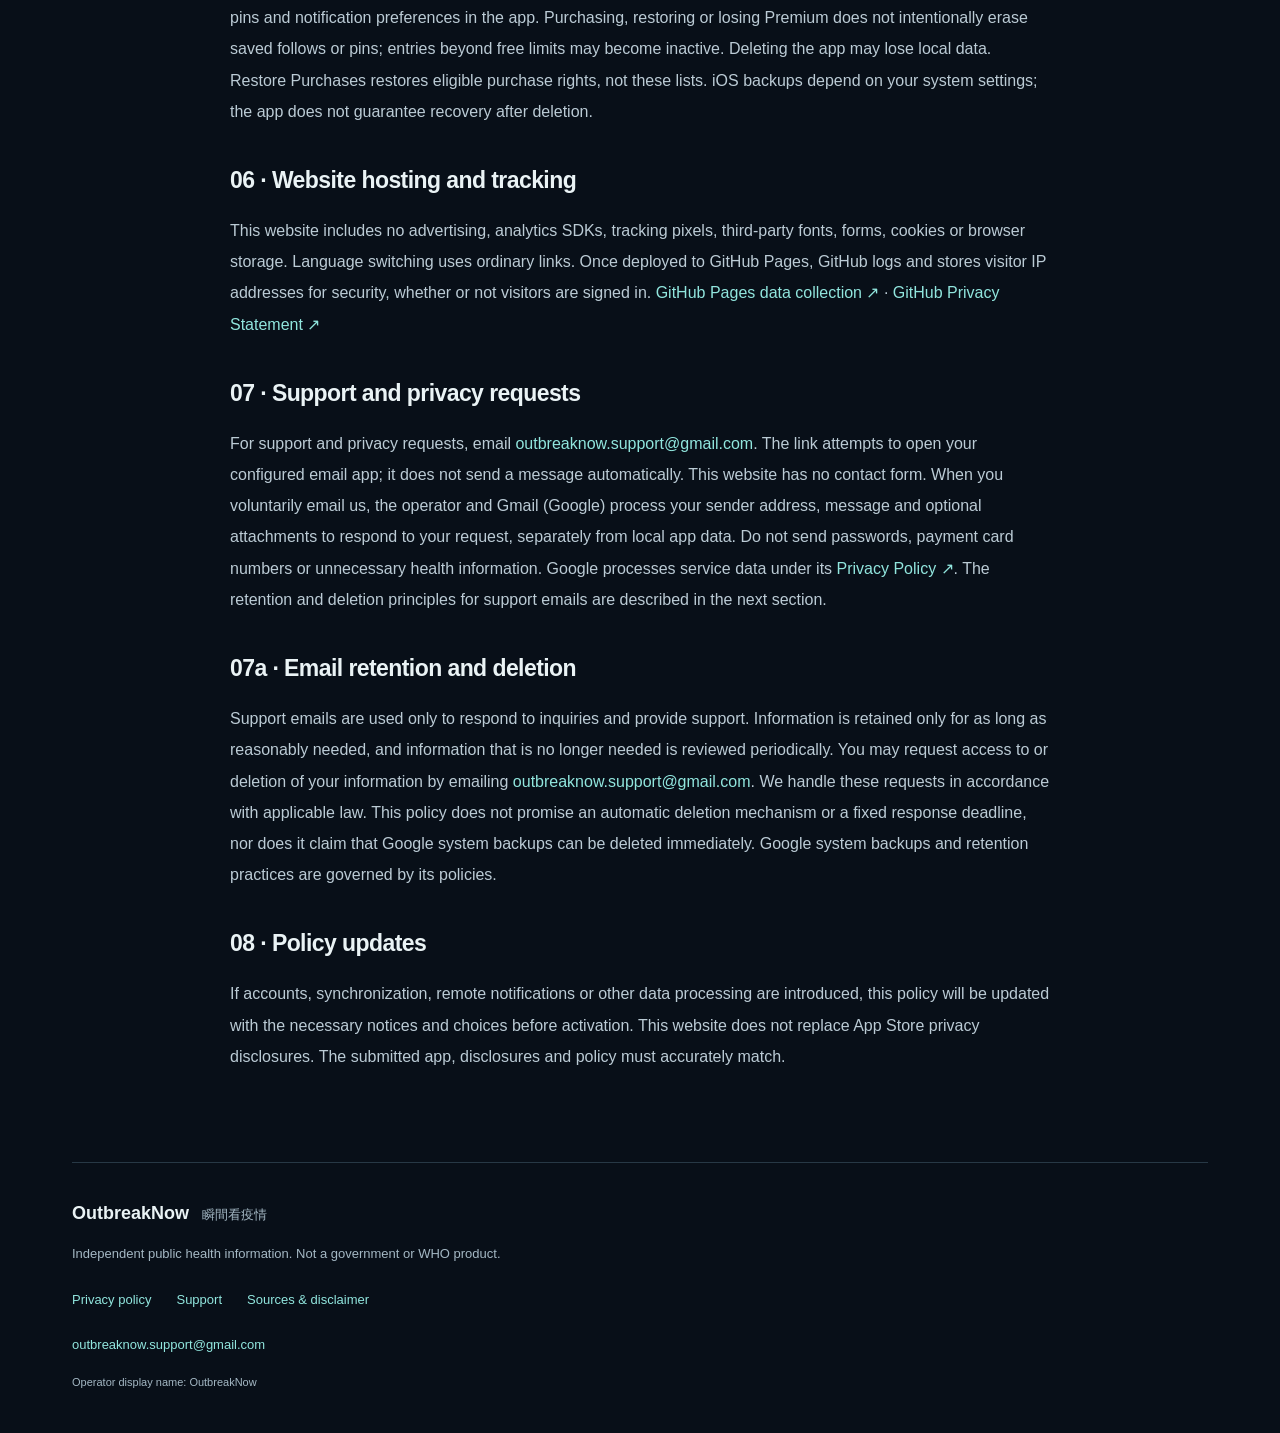
<file: en/privacy.html>
<!doctype html>
<html lang="en"><head><meta charset="utf-8"><meta name="viewport" content="width=device-width,initial-scale=1"><meta name="color-scheme" content="dark"><meta name="description" content="OutbreakNow: official public health information, clear sources, privacy and support."><meta name="robots" content="noindex,nofollow"><meta name="referrer" content="no-referrer"><title>Privacy policy · 瞬間看疫情 OutbreakNow</title><link rel="stylesheet" href="../assets/style.css"><link rel="icon" href="../assets/app-icon.png"><link rel="alternate" hreflang="zh-Hant" href="../privacy.html"></head><body><a class="skip" href="#main">Skip to content</a><header class="site-header"><a class="brand" href="index.html"><img src="../assets/app-icon.png" width="40" height="40" alt=""><span>OutbreakNow<small>瞬間看疫情</small></span></a><nav aria-label="Main navigation"><a href="index.html">Home</a><a href="privacy.html" aria-current="page">Privacy policy</a><a href="support.html">Support</a><a href="sources.html">Sources & disclaimer</a></nav><a class="language" href="../privacy.html" lang="zh-Hant" aria-label="切換至繁體中文">繁中 <span>↗</span></a></header><main id="main" tabindex="-1"><header class="page-heading"><span class="eyebrow">OUTBREAKNOW / PRIVACY</span><h1>Privacy policy</h1><p class="lead">How the app and website handle information.</p></header><div class="document"><section class="prose-section"><h2>Scope of this policy</h2><p>This policy describes the iOS app and this website based on the OutbreakNow 1.0 release configuration. Operator display name (public brand): <strong>OutbreakNow</strong>. Privacy contact email: <a href="mailto:outbreaknow.support@gmail.com">outbreaknow.support@gmail.com</a>. Effective date: <strong>2026-10-16</strong>.</p></section><section class="prose-section"><h2>01 · Information on your device</h2><p>The app stores followed countries and diseases, pinned announcements and their order, notification preferences and history, notification deduplication records, an installation identifier, and cached official announcements, historical announcements and statistics locally. These support personalized reading, settings, notification management and offline display. They are not sent to a developer server. Version 1.0 requires no app account and provides no developer backend or app-managed iCloud synchronization.</p></section><section class="prose-section"><h2>02 · Apple purchases and restoration</h2><p>Premium is a one-time, lifetime non-consumable in-app purchase, not a subscription. Apple handles payment and refunds. Purchases, transaction verification and restoration use Apple StoreKit. The app receives transaction and entitlement information to determine access; it does not receive your payment card number or send transaction proofs to a developer server. Refunds or revocations may remove entitlement. <a href="https://www.apple.com/legal/privacy/">Apple Privacy Policy ↗</a></p></section><section class="prose-section"><h2>03 · Official data requests and external links</h2><p>The app downloads public data directly over HTTPS from Taiwan CDC and Hong Kong’s Centre for Health Protection. These providers may receive your IP address and ordinary request metadata; their own policies govern retention and use. The app does not attach your follows, pins, notification history or purchase information to these requests. External source links are subject to the destination website’s policies. <a href="https://www.cdc.gov.tw/">Taiwan CDC ↗</a> · <a href="https://www.chp.gov.hk/">Hong Kong CHP ↗</a></p></section><section class="prose-section"><h2>04 · Notifications and permissions</h2><p>Notification permission is optional and can be changed in iOS Settings. Test notifications are scheduled locally and identified as tests. With notification permission and the notification switch enabled, the app may register with Apple APNs. The resulting device token is held in memory only and is not uploaded to a developer backend in version 1.0. Production remote outbreak alerts and continuous monitoring while the app is closed are not provided. The app does not access your location, contacts, photos or health data.</p></section><section class="prose-section"><h2>05 · Retention and your choices</h2><p>Local settings generally remain until you change or remove them, or the system removes app data. Caches and notification records may be replaced as the app updates or manages storage. You can manage individual follows, pins and notification preferences in the app. Purchasing, restoring or losing Premium does not intentionally erase saved follows or pins; entries beyond free limits may become inactive. Deleting the app may lose local data. Restore Purchases restores eligible purchase rights, not these lists. iOS backups depend on your system settings; the app does not guarantee recovery after deletion.</p></section><section class="prose-section"><h2>06 · Website hosting and tracking</h2><p>This website includes no advertising, analytics SDKs, tracking pixels, third-party fonts, forms, cookies or browser storage. Language switching uses ordinary links. Once deployed to GitHub Pages, GitHub logs and stores visitor IP addresses for security, whether or not visitors are signed in. <a href="https://docs.github.com/en/pages/getting-started-with-github-pages/what-is-github-pages#data-collection">GitHub Pages data collection ↗</a> · <a href="https://docs.github.com/en/site-policy/privacy-policies/github-general-privacy-statement">GitHub Privacy Statement ↗</a></p></section><section class="prose-section"><h2>07 · Support and privacy requests</h2><p>For support and privacy requests, email <a href="mailto:outbreaknow.support@gmail.com">outbreaknow.support@gmail.com</a>. The link attempts to open your configured email app; it does not send a message automatically. This website has no contact form. When you voluntarily email us, the operator and Gmail (Google) process your sender address, message and optional attachments to respond to your request, separately from local app data. Do not send passwords, payment card numbers or unnecessary health information. Google processes service data under its <a href="https://policies.google.com/privacy">Privacy Policy ↗</a>. The retention and deletion principles for support emails are described in the next section.</p></section><section class="prose-section"><h2>07a · Email retention and deletion</h2><p>Support emails are used only to respond to inquiries and provide support. Information is retained only for as long as reasonably needed, and information that is no longer needed is reviewed periodically. You may request access to or deletion of your information by emailing <a href="mailto:outbreaknow.support@gmail.com">outbreaknow.support@gmail.com</a>. We handle these requests in accordance with applicable law. This policy does not promise an automatic deletion mechanism or a fixed response deadline, nor does it claim that Google system backups can be deleted immediately. Google system backups and retention practices are governed by its policies.</p></section><section class="prose-section"><h2>08 · Policy updates</h2><p>If accounts, synchronization, remote notifications or other data processing are introduced, this policy will be updated with the necessary notices and choices before activation. This website does not replace App Store privacy disclosures. The submitted app, disclosures and policy must accurately match.</p></section></div></main><footer><div class="footer-brand">OutbreakNow <span>瞬間看疫情</span></div><p>Independent public health information. Not a government or WHO product.</p><div class="footer-links"><a href="privacy.html">Privacy policy</a><a href="support.html">Support</a><a href="sources.html">Sources & disclaimer</a></div><p class="support-email"><a href="mailto:outbreaknow.support@gmail.com">outbreaknow.support@gmail.com</a></p><small>Operator display name: OutbreakNow</small></footer></body></html>
</file>
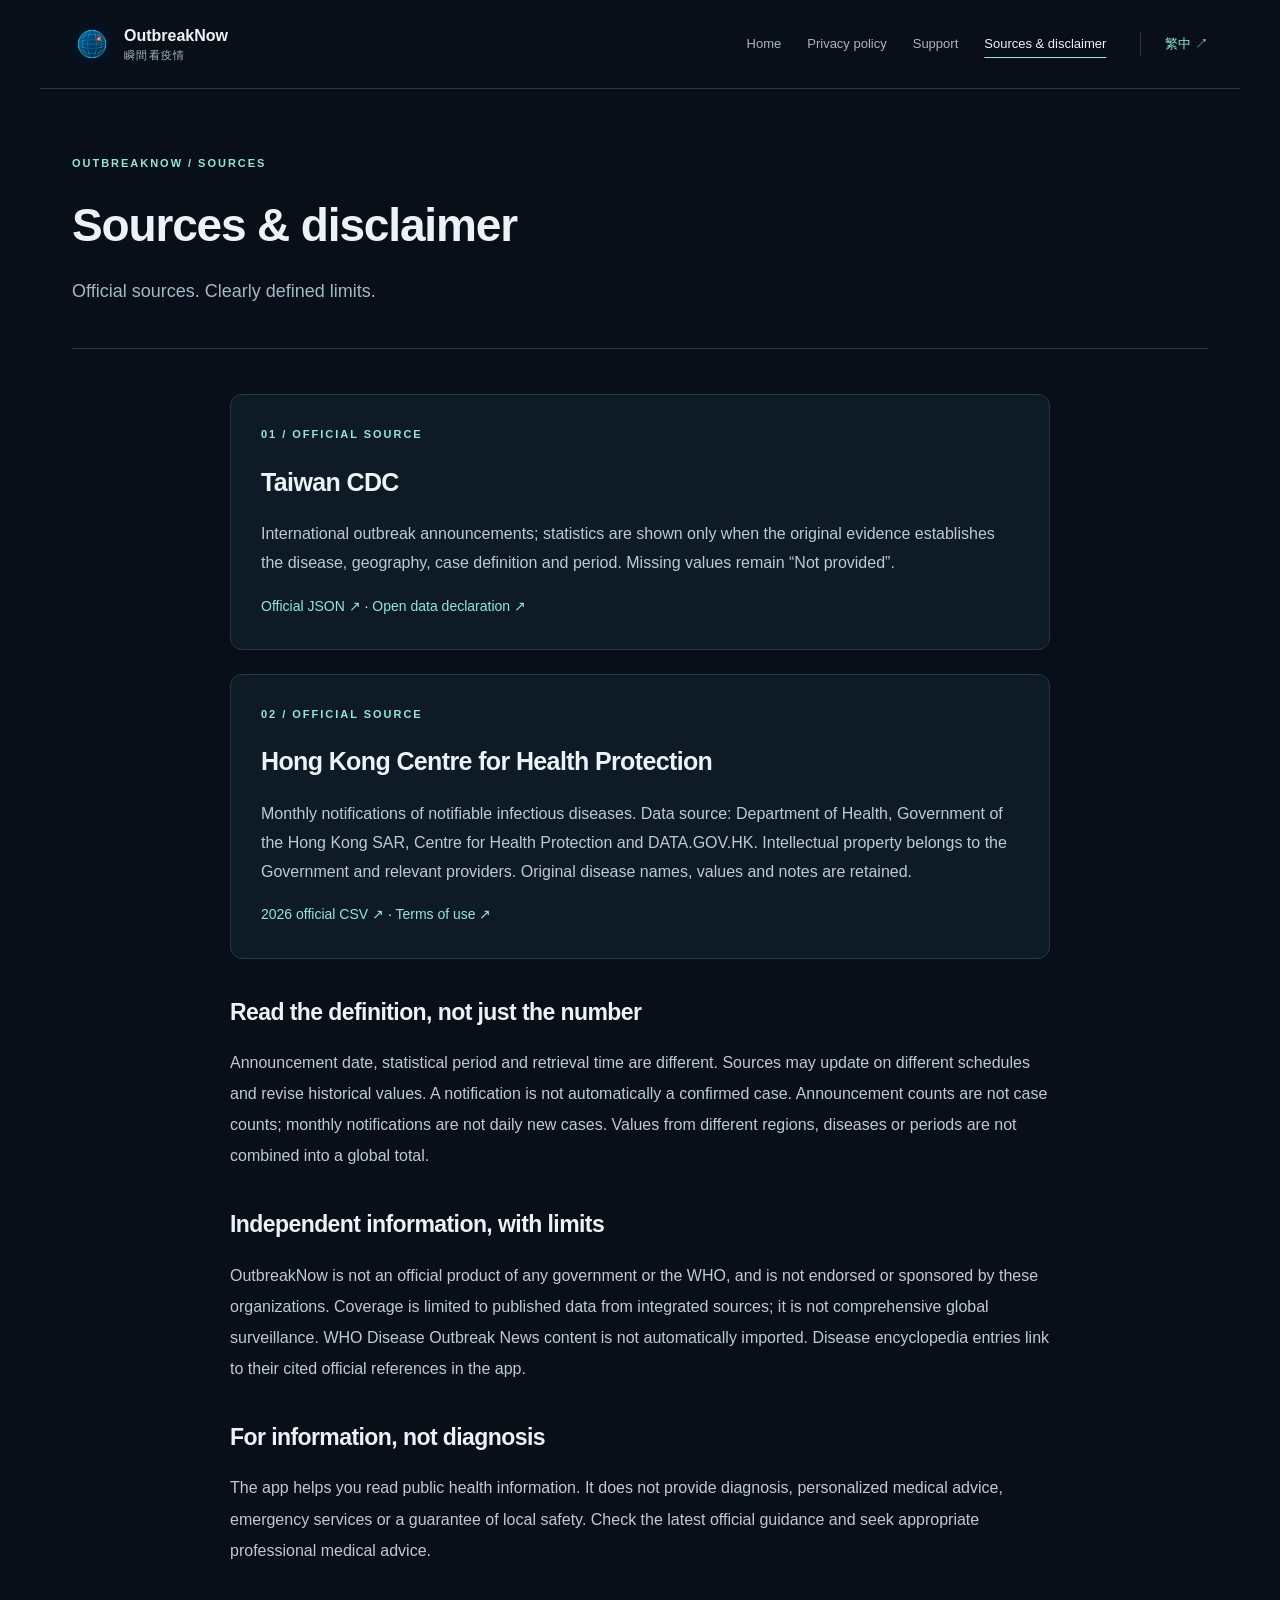
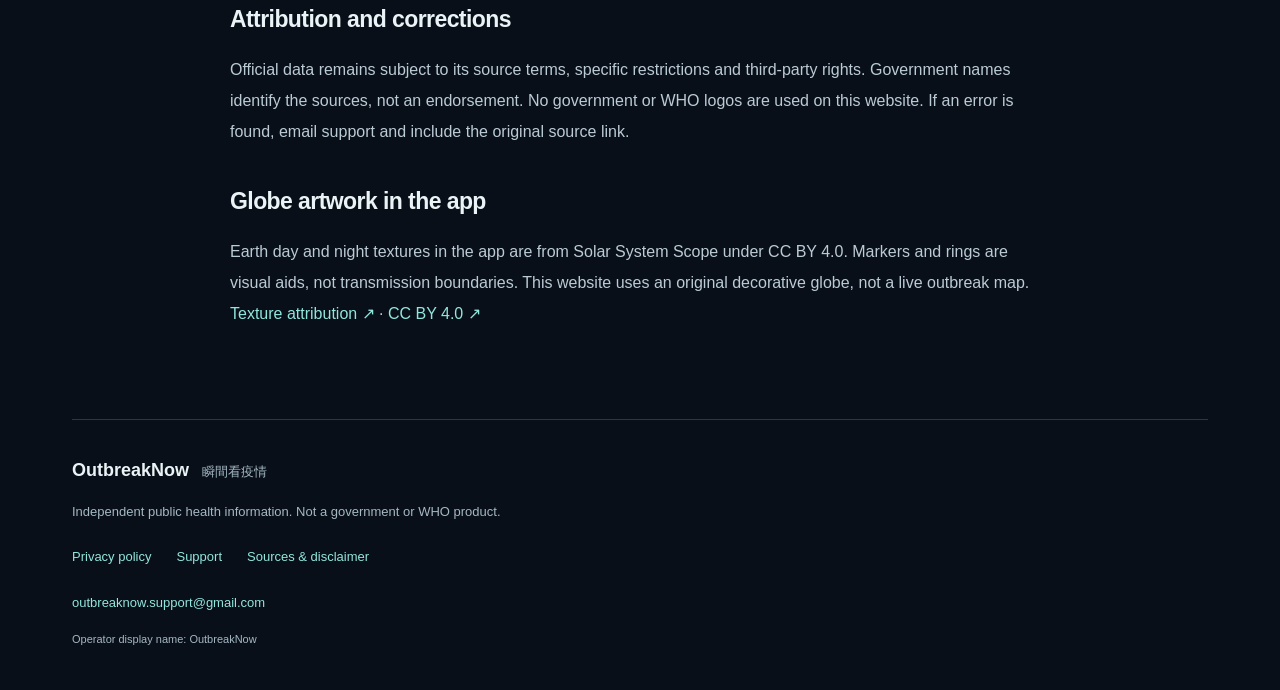
<file: en/sources.html>
<!doctype html>
<html lang="en"><head><meta charset="utf-8"><meta name="viewport" content="width=device-width,initial-scale=1"><meta name="color-scheme" content="dark"><meta name="description" content="OutbreakNow: official public health information, clear sources, privacy and support."><meta name="robots" content="noindex,nofollow"><meta name="referrer" content="no-referrer"><title>Sources & disclaimer · 瞬間看疫情 OutbreakNow</title><link rel="stylesheet" href="../assets/style.css"><link rel="icon" href="../assets/app-icon.png"><link rel="alternate" hreflang="zh-Hant" href="../sources.html"></head><body><a class="skip" href="#main">Skip to content</a><header class="site-header"><a class="brand" href="index.html"><img src="../assets/app-icon.png" width="40" height="40" alt=""><span>OutbreakNow<small>瞬間看疫情</small></span></a><nav aria-label="Main navigation"><a href="index.html">Home</a><a href="privacy.html">Privacy policy</a><a href="support.html">Support</a><a href="sources.html" aria-current="page">Sources & disclaimer</a></nav><a class="language" href="../sources.html" lang="zh-Hant" aria-label="切換至繁體中文">繁中 <span>↗</span></a></header><main id="main" tabindex="-1"><header class="page-heading"><span class="eyebrow">OUTBREAKNOW / SOURCES</span><h1>Sources & disclaimer</h1><p class="lead">Official sources. Clearly defined limits.</p></header><div class="document"><div class="source-list"><article><span class="eyebrow">01 / OFFICIAL SOURCE</span><h2>Taiwan CDC</h2><p>International outbreak announcements; statistics are shown only when the original evidence establishes the disease, geography, case definition and period. Missing values remain “Not provided”.</p><div class="source-links"><a href="https://www.cdc.gov.tw/TravelEpidemic/ExportJSON">Official JSON ↗</a> · <a href="https://www.cdc.gov.tw/Category/FPage/TxkBIR9agw_IBRRmvn9TcQ">Open data declaration ↗</a></div></article><article><span class="eyebrow">02 / OFFICIAL SOURCE</span><h2>Hong Kong Centre for Health Protection</h2><p>Monthly notifications of notifiable infectious diseases. Data source: Department of Health, Government of the Hong Kong SAR, Centre for Health Protection and DATA.GOV.HK. Intellectual property belongs to the Government and relevant providers. Original disease names, values and notes are retained.</p><div class="source-links"><a href="https://www.chp.gov.hk/files/misc/nid2026en.csv">2026 official CSV ↗</a> · <a href="https://data.gov.hk/en/terms-and-conditions">Terms of use ↗</a></div></article></div><section class="prose-section"><h2>Read the definition, not just the number</h2><p>Announcement date, statistical period and retrieval time are different. Sources may update on different schedules and revise historical values. A notification is not automatically a confirmed case. Announcement counts are not case counts; monthly notifications are not daily new cases. Values from different regions, diseases or periods are not combined into a global total.</p></section><section class="prose-section"><h2>Independent information, with limits</h2><p>OutbreakNow is not an official product of any government or the WHO, and is not endorsed or sponsored by these organizations. Coverage is limited to published data from integrated sources; it is not comprehensive global surveillance. WHO Disease Outbreak News content is not automatically imported. Disease encyclopedia entries link to their cited official references in the app.</p></section><section class="prose-section"><h2>For information, not diagnosis</h2><p>The app helps you read public health information. It does not provide diagnosis, personalized medical advice, emergency services or a guarantee of local safety. Check the latest official guidance and seek appropriate professional medical advice.</p></section><section class="prose-section"><h2>Attribution and corrections</h2><p>Official data remains subject to its source terms, specific restrictions and third-party rights. Government names identify the sources, not an endorsement. No government or WHO logos are used on this website. If an error is found, email support and include the original source link.</p></section><section class="prose-section"><h2>Globe artwork in the app</h2><p>Earth day and night textures in the app are from Solar System Scope under CC BY 4.0. Markers and rings are visual aids, not transmission boundaries. This website uses an original decorative globe, not a live outbreak map. <a href="https://www.solarsystemscope.com/textures/">Texture attribution ↗</a> · <a href="https://creativecommons.org/licenses/by/4.0/">CC BY 4.0 ↗</a></p></section></div></main><footer><div class="footer-brand">OutbreakNow <span>瞬間看疫情</span></div><p>Independent public health information. Not a government or WHO product.</p><div class="footer-links"><a href="privacy.html">Privacy policy</a><a href="support.html">Support</a><a href="sources.html">Sources & disclaimer</a></div><p class="support-email"><a href="mailto:outbreaknow.support@gmail.com">outbreaknow.support@gmail.com</a></p><small>Operator display name: OutbreakNow</small></footer></body></html>
</file>
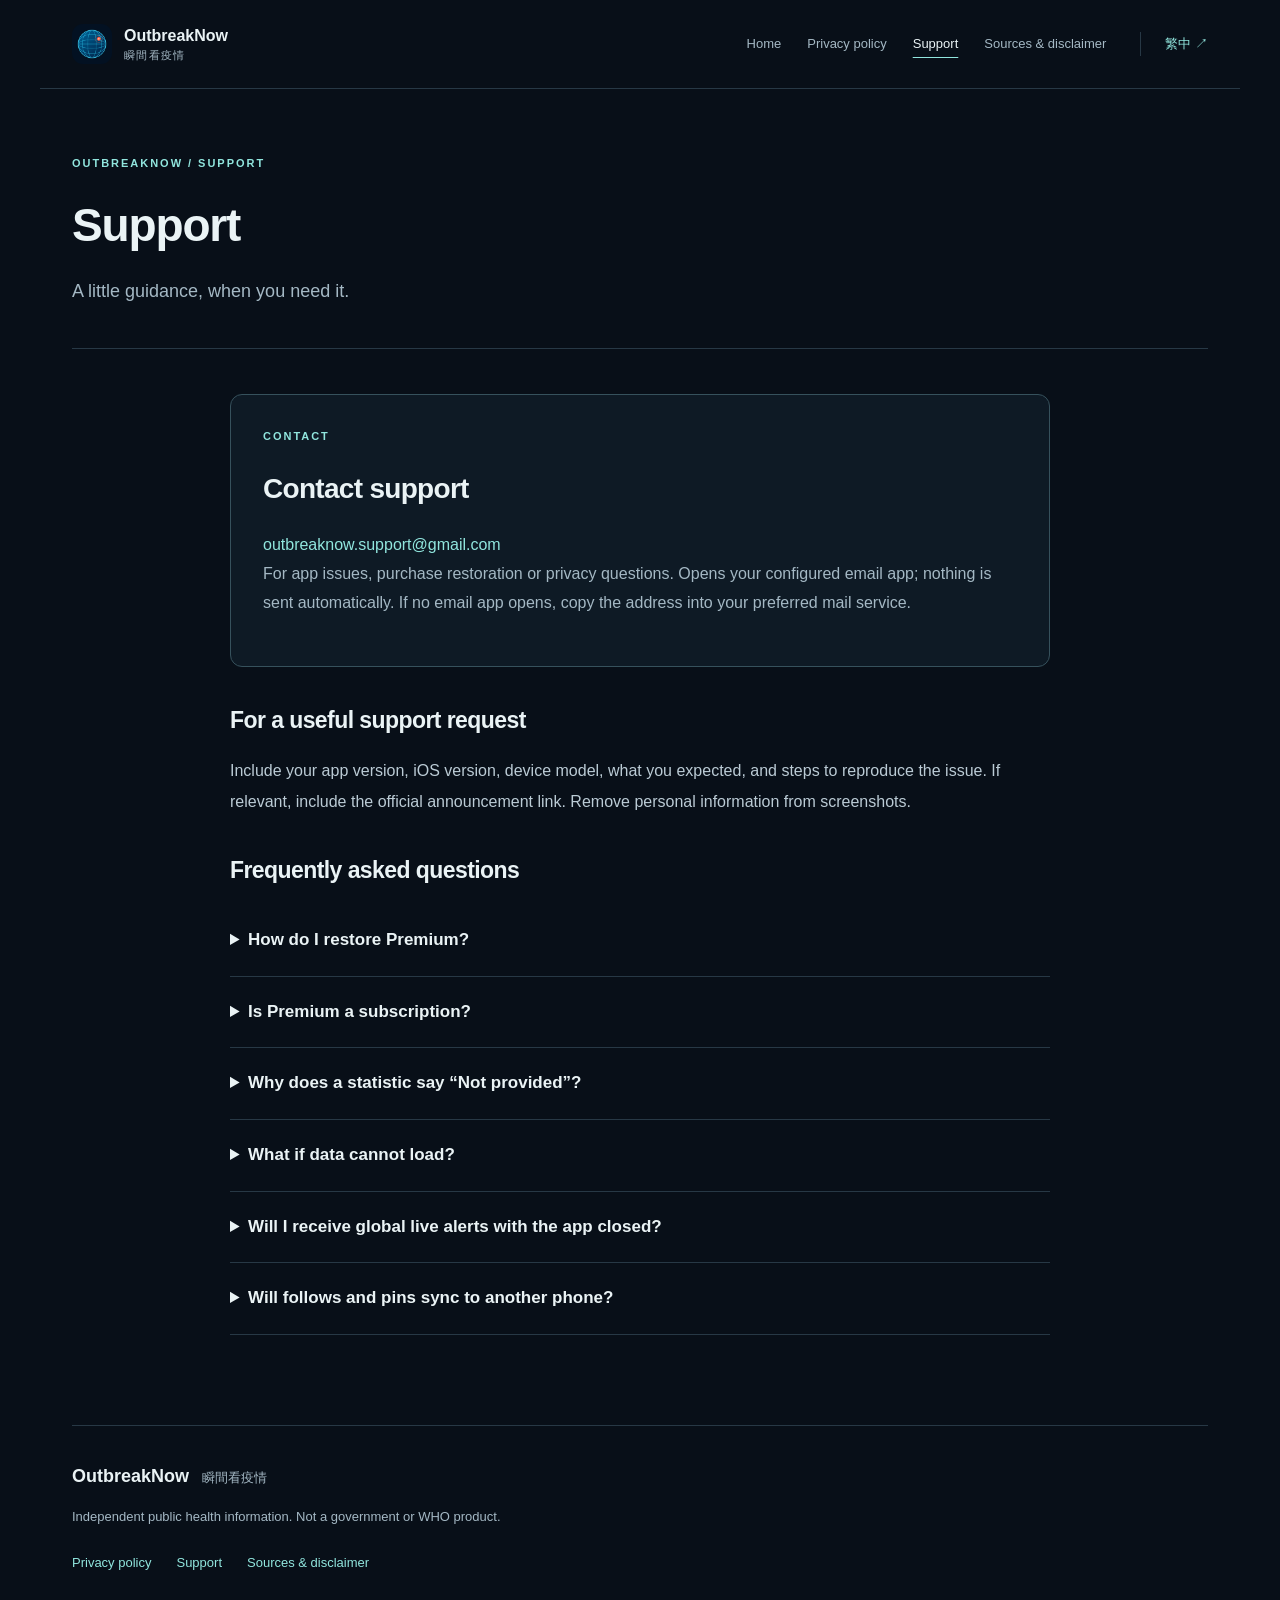
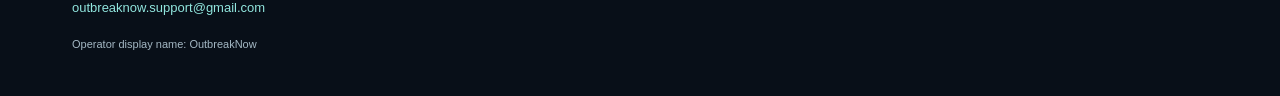
<file: en/support.html>
<!doctype html>
<html lang="en"><head><meta charset="utf-8"><meta name="viewport" content="width=device-width,initial-scale=1"><meta name="color-scheme" content="dark"><meta name="description" content="OutbreakNow: official public health information, clear sources, privacy and support."><meta name="robots" content="noindex,nofollow"><meta name="referrer" content="no-referrer"><title>Support · 瞬間看疫情 OutbreakNow</title><link rel="stylesheet" href="../assets/style.css"><link rel="icon" href="../assets/app-icon.png"><link rel="alternate" hreflang="zh-Hant" href="../support.html"></head><body><a class="skip" href="#main">Skip to content</a><header class="site-header"><a class="brand" href="index.html"><img src="../assets/app-icon.png" width="40" height="40" alt=""><span>OutbreakNow<small>瞬間看疫情</small></span></a><nav aria-label="Main navigation"><a href="index.html">Home</a><a href="privacy.html">Privacy policy</a><a href="support.html" aria-current="page">Support</a><a href="sources.html">Sources & disclaimer</a></nav><a class="language" href="../support.html" lang="zh-Hant" aria-label="切換至繁體中文">繁中 <span>↗</span></a></header><main id="main" tabindex="-1"><header class="page-heading"><span class="eyebrow">OUTBREAKNOW / SUPPORT</span><h1>Support</h1><p class="lead">A little guidance, when you need it.</p></header><div class="document"><section class="contact"><span class="eyebrow">CONTACT</span><h2>Contact support</h2><p><a href="mailto:outbreaknow.support@gmail.com">outbreaknow.support@gmail.com</a><br>For app issues, purchase restoration or privacy questions. Opens your configured email app; nothing is sent automatically. If no email app opens, copy the address into your preferred mail service.</p></section><section class="prose-section"><h2>For a useful support request</h2><p>Include your app version, iOS version, device model, what you expected, and steps to reproduce the issue. If relevant, include the official announcement link. Remove personal information from screenshots.</p></section><section class="prose-section"><h2>Frequently asked questions</h2><details><summary>How do I restore Premium?</summary><p>Select Restore Purchases on the app’s Premium page, using the Apple Account that made the purchase and an internet connection. Restoration recovers eligible rights, not follows, pins or notification settings. Do not delete the app as a first troubleshooting step.</p></details><details><summary>Is Premium a subscription?</summary><p>No. Premium is a one-time, non-consumable purchase with no monthly fee. Apple supplies the actual storefront price; check the app and Apple confirmation screen. Available Premium features are unlimited followed countries, followed diseases and pinned announcements. Unfinished remote alerts and globe themes are not advertised as available.</p></details><details><summary>Why does a statistic say “Not provided”?</summary><p>The source may not publish the indicator, or the disease, location, case definition and period cannot be safely identified. Missing does not mean zero. Hong Kong monthly notification counts are not today’s new confirmed cases.</p></details><details><summary>What if data cannot load?</summary><p>Check your connection and retry. Review the data update time in the app. Cached data may be outdated; follow the original source link to verify. Keep your app data; reinstalling is not necessary.</p></details><details><summary>Will I receive global live alerts with the app closed?</summary><p>Production remote outbreak alerts and continuous monitoring while the app is closed are not available. Local test notifications only help check notification settings; they are not actual outbreak alerts.</p></details><details><summary>Will follows and pins sync to another phone?</summary><p>Version 1.0 has no app-managed iCloud or backend synchronization. Purchase rights and local lists are separate. Restoring purchases does not restore lists. System backups depend on your iOS settings.</p></details></section></div></main><footer><div class="footer-brand">OutbreakNow <span>瞬間看疫情</span></div><p>Independent public health information. Not a government or WHO product.</p><div class="footer-links"><a href="privacy.html">Privacy policy</a><a href="support.html">Support</a><a href="sources.html">Sources & disclaimer</a></div><p class="support-email"><a href="mailto:outbreaknow.support@gmail.com">outbreaknow.support@gmail.com</a></p><small>Operator display name: OutbreakNow</small></footer></body></html>
</file>
<file: assets/style.css>
:root{color-scheme:dark;--bg:#080f18;--panel:#0e1a25;--text:#eaf3f5;--muted:#a4b8c4;--accent:#91e6de;--line:#273845;font-family:-apple-system,BlinkMacSystemFont,"Segoe UI","Noto Sans TC",sans-serif}*{box-sizing:border-box}body{margin:0;background:var(--bg);color:var(--text);font-size:16px;line-height:1.8}a{color:var(--accent);text-decoration:none;text-underline-offset:5px}a:hover{text-decoration:underline}a:focus-visible,summary:focus-visible{outline:2px solid var(--accent);outline-offset:6px;border-radius:3px}.skip{position:absolute;left:16px;top:-100px;padding:12px;background:var(--panel);z-index:5}.skip:focus{top:12px}.draft{padding:7px 20px;border-bottom:1px solid #413b2d;background:#201e19;color:#e4c995;text-align:center;font-size:12px;letter-spacing:.06em}.site-header{max-width:1200px;margin:auto;display:flex;align-items:center;gap:34px;padding:24px 32px;border-bottom:1px solid var(--line)}.brand{display:flex;gap:12px;align-items:center;color:var(--text);line-height:1.45;flex-shrink:0;font-weight:650}.brand img{border-radius:11px}.brand small{display:block;font-size:11px;color:var(--muted);letter-spacing:.12em;font-weight:400}nav{display:flex;gap:26px;margin-left:auto;align-items:center}nav a{font-size:13px;color:var(--muted);white-space:nowrap}nav a[aria-current]{color:var(--text);text-decoration:underline;text-decoration-color:var(--accent);text-underline-offset:9px}.language{font-size:13px;border-left:1px solid var(--line);padding-left:24px;white-space:nowrap}main{max-width:1200px;padding:0 32px;margin:auto}.hero{display:grid;grid-template-columns:1.18fr 1fr;align-items:center;min-height:630px;padding:55px 0 65px;gap:20px}.eyebrow{display:block;font-size:11px;letter-spacing:.18em;color:var(--accent);font-weight:650}h1,h2,h3{line-height:1.35;letter-spacing:-.025em;color:var(--text);font-weight:600}h1{font-size:clamp(36px,4.2vw,57px);margin:26px 0}h1 em{font-style:normal;color:var(--accent)}.lead{font-size:18px;line-height:1.9;color:var(--muted);max-width:35em}.actions{display:flex;align-items:center;gap:26px;margin:32px 0 22px}.button{background:var(--accent);color:#091b20;border-radius:8px;padding:13px 23px;font-weight:650;font-size:14px;display:inline-flex;gap:28px}.button:hover{background:#b3f5ee;text-decoration:none}.text-link{font-size:14px}.micro{font-size:12px;color:var(--muted)}.globe{margin:0;text-align:center;position:relative}.globe svg{display:block;width:100%;filter:drop-shadow(0 0 32px #245d6833)}figcaption{font-size:10px;letter-spacing:.05em;color:var(--muted);margin-top:-12px}.features{display:grid;grid-template-columns:repeat(3,1fr);border-top:1px solid var(--line);border-bottom:1px solid var(--line)}.features article{padding:36px 30px 35px 0}.features article+article{border-left:1px solid var(--line);padding-left:30px}.features h2{font-size:21px;margin:17px 0 12px}.features p{font-size:14px;color:var(--muted);margin:0}.premium{display:grid;grid-template-columns:1fr 1fr;gap:70px;margin:76px 0;padding:46px;background:linear-gradient(120deg,#132732,#0c1822);border:1px solid #29434e;border-radius:16px}.premium h2{font-size:32px;line-height:1.5;margin:20px 0}.premium p{color:#c4d2db;margin-top:0;font-size:15px}.premium p.micro{font-size:12px;color:var(--muted)}.premium a{font-size:14px}.closing{max-width:740px;margin:75px auto 95px;text-align:center}.closing h2{font-size:30px}.closing p{color:var(--muted)}.page-heading{padding:65px 0 40px;border-bottom:1px solid var(--line)}.page-heading h1{font-size:46px;margin:20px 0 10px}.page-heading p{margin-bottom:0}.document{max-width:820px;margin:45px auto 90px}.prose-section{margin:38px 0}.prose-section h2{font-size:23px}.prose-section p{color:#bbcbd5;line-height:1.95}.prose-section a{overflow-wrap:anywhere}.notice{padding:17px 23px;background:#252119;border-left:3px solid #c8a86d;color:#e4c995;font-size:14px}.contact{padding:32px;border:1px solid #36515c;border-radius:12px;background:var(--panel)}.contact h2{font-size:28px}.contact p{color:var(--muted)}details{border-bottom:1px solid var(--line);padding:20px 0}summary{cursor:pointer;color:var(--text);font-size:17px;font-weight:550}details p{padding:0 20px}.source-list article{padding:30px;background:var(--panel);border:1px solid var(--line);border-radius:12px;margin-bottom:24px}.source-list h2{font-size:25px}.source-list p{color:#bbcbd5}.source-links{font-size:14px}footer{max-width:1136px;margin:0 auto;padding:34px 0 40px;border-top:1px solid var(--line);font-size:13px;color:var(--muted)}.footer-brand{font-size:18px;color:var(--text);font-weight:600}.footer-brand span{font-size:13px;color:var(--muted);font-weight:400;margin-left:8px}.footer-links{display:flex;gap:25px;margin:22px 0}footer small{font-size:11px}strong{color:var(--text)}@media(max-width:950px){.site-header{gap:20px;flex-wrap:wrap}nav{order:3;justify-content:space-between;width:100%;gap:12px}nav a{white-space:normal}.language{margin-left:auto}.hero{min-height:0;padding:45px 0;grid-template-columns:1.2fr 1fr;gap:0}h1{font-size:38px}.lead{font-size:16px}.premium{gap:30px;padding:30px}footer{margin:0 32px}}@media(max-width:620px){.site-header{padding:20px}.draft{font-size:10px}nav a{font-size:12px}nav{gap:14px}main{padding:0 22px}.hero{grid-template-columns:1fr;padding:40px 0 30px}.hero h1{font-size:36px}.globe{max-width:340px;margin:12px auto 18px;width:100%}.actions{gap:20px}.button{padding:12px 18px;gap:16px}.features{grid-template-columns:1fr}.features article,.features article+article{border-left:0;padding:26px 0}.features article+article{border-top:1px solid var(--line)}.features h2{font-size:21px;margin-top:12px}.premium{grid-template-columns:1fr;margin:44px 0;padding:26px;gap:6px}.premium h2{font-size:28px}.closing{margin:50px auto 60px}.closing h2{font-size:25px}.page-heading{padding:40px 0 30px}.page-heading h1{font-size:34px}.document{margin-top:28px}.prose-section h2{font-size:22px}.contact,.source-list article{padding:24px}.contact h2{font-size:24px}footer{margin:0 22px}.footer-links{flex-wrap:wrap;gap:14px 22px}body{overflow-wrap:break-word}}@media(prefers-reduced-motion:reduce){*{scroll-behavior:auto}}@media print{body{background:white;color:black}.draft,.site-header,footer,.actions,.globe{display:none}h1,h2,h3,p,.lead,.prose-section p{color:black}a{color:#163d48}main{max-width:100%}.document{margin:0;max-width:100%}}
</file>
